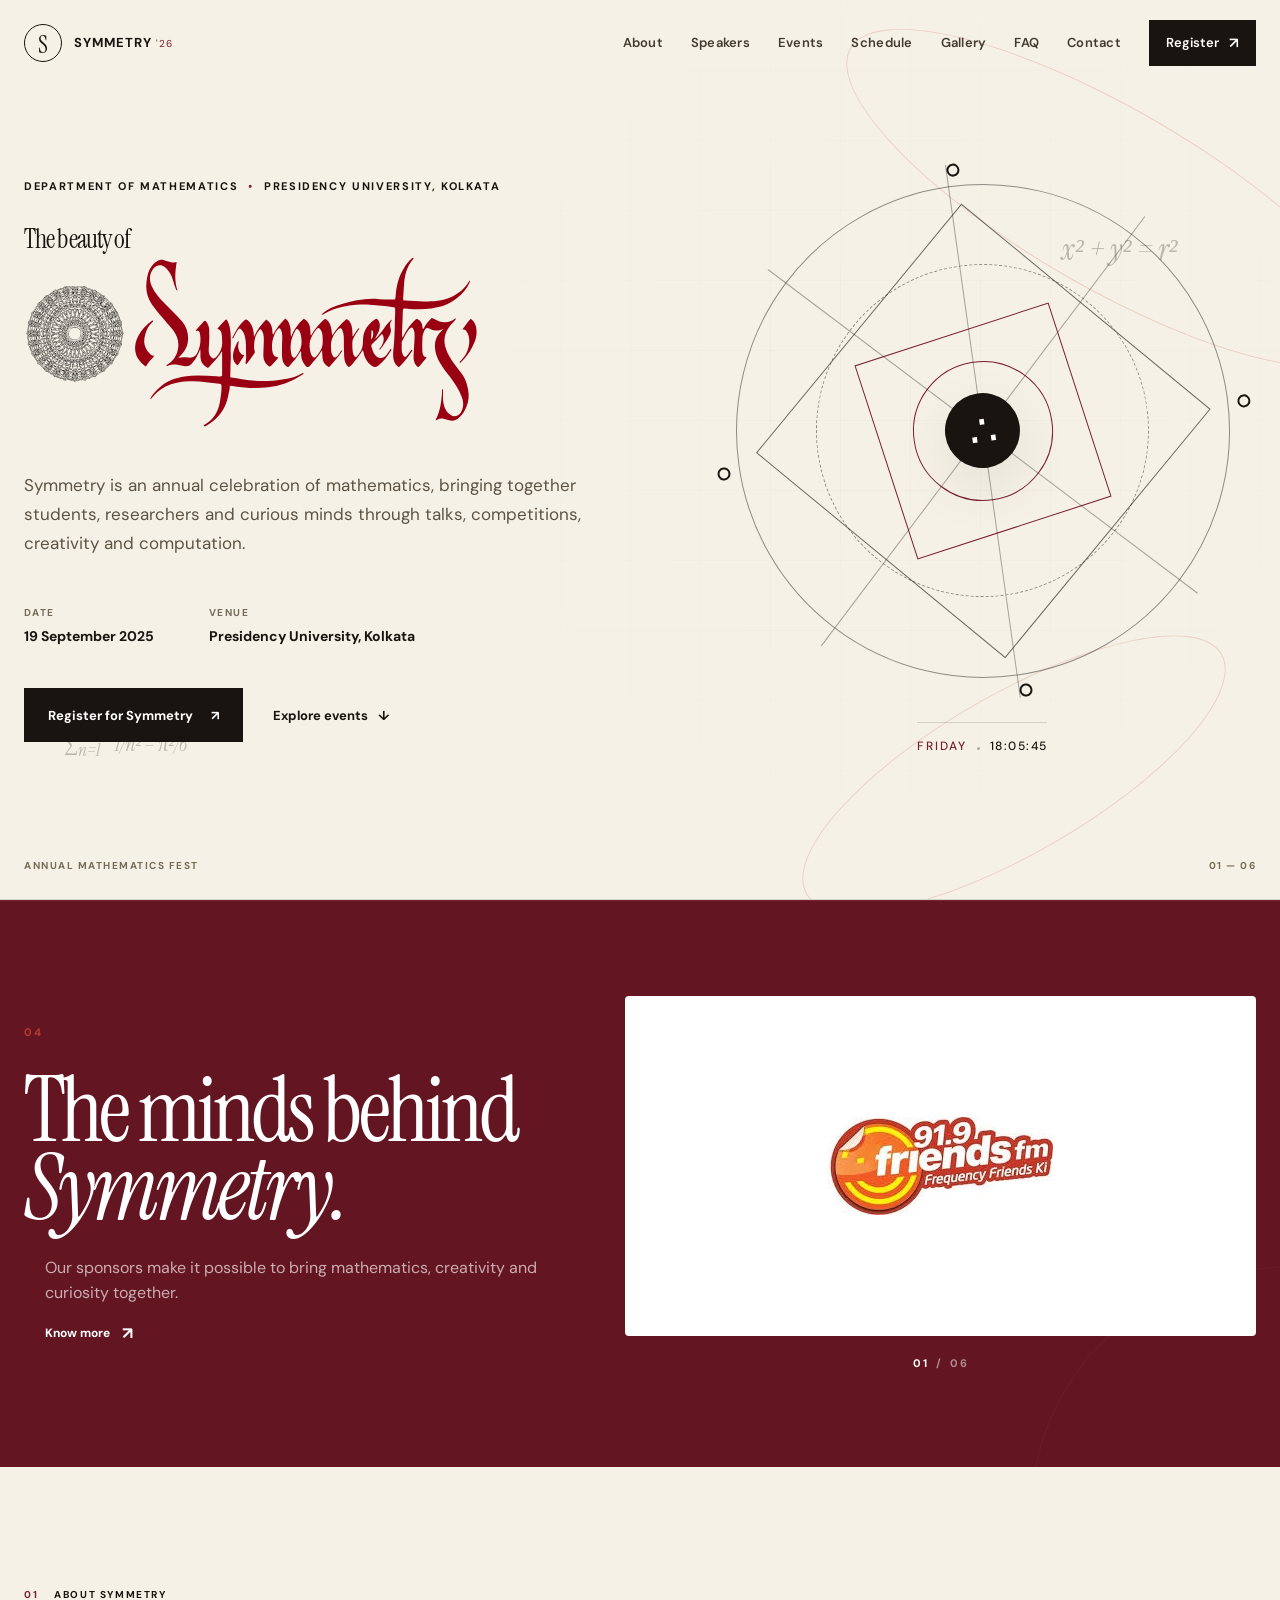
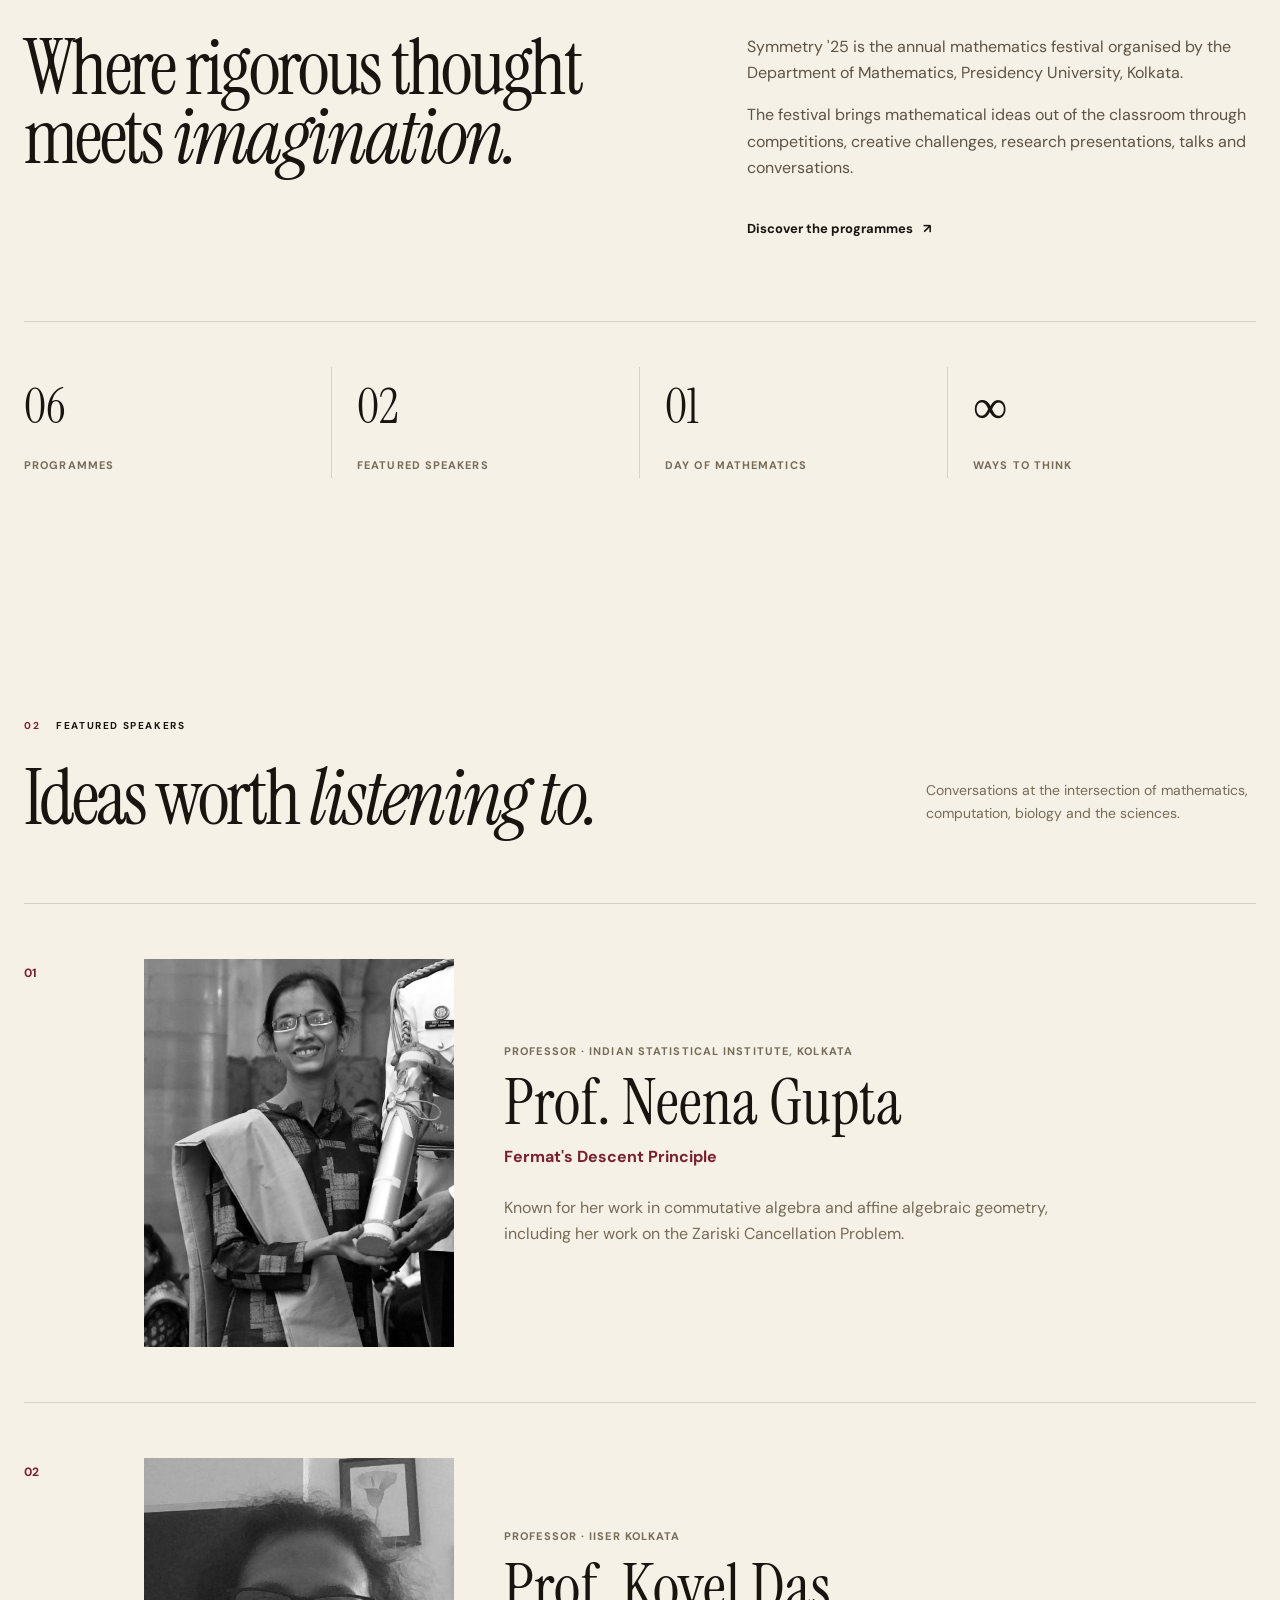
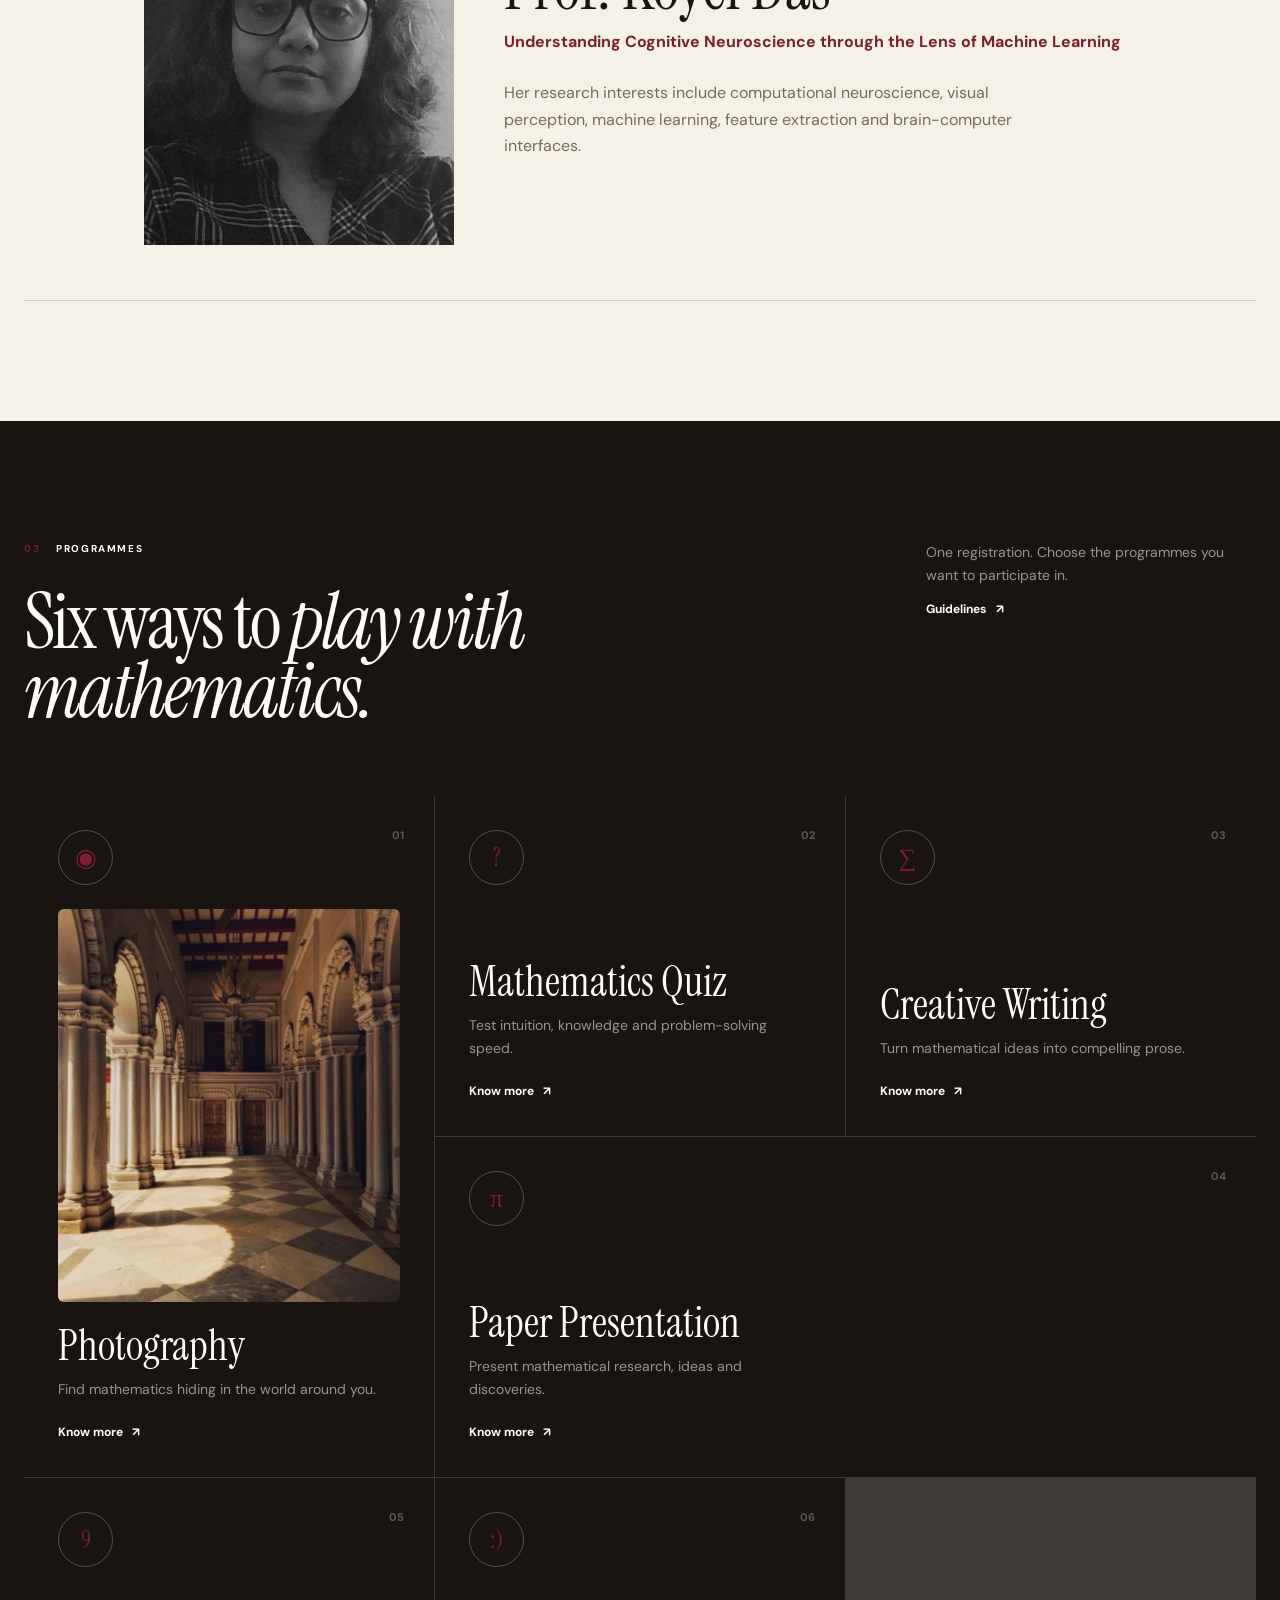
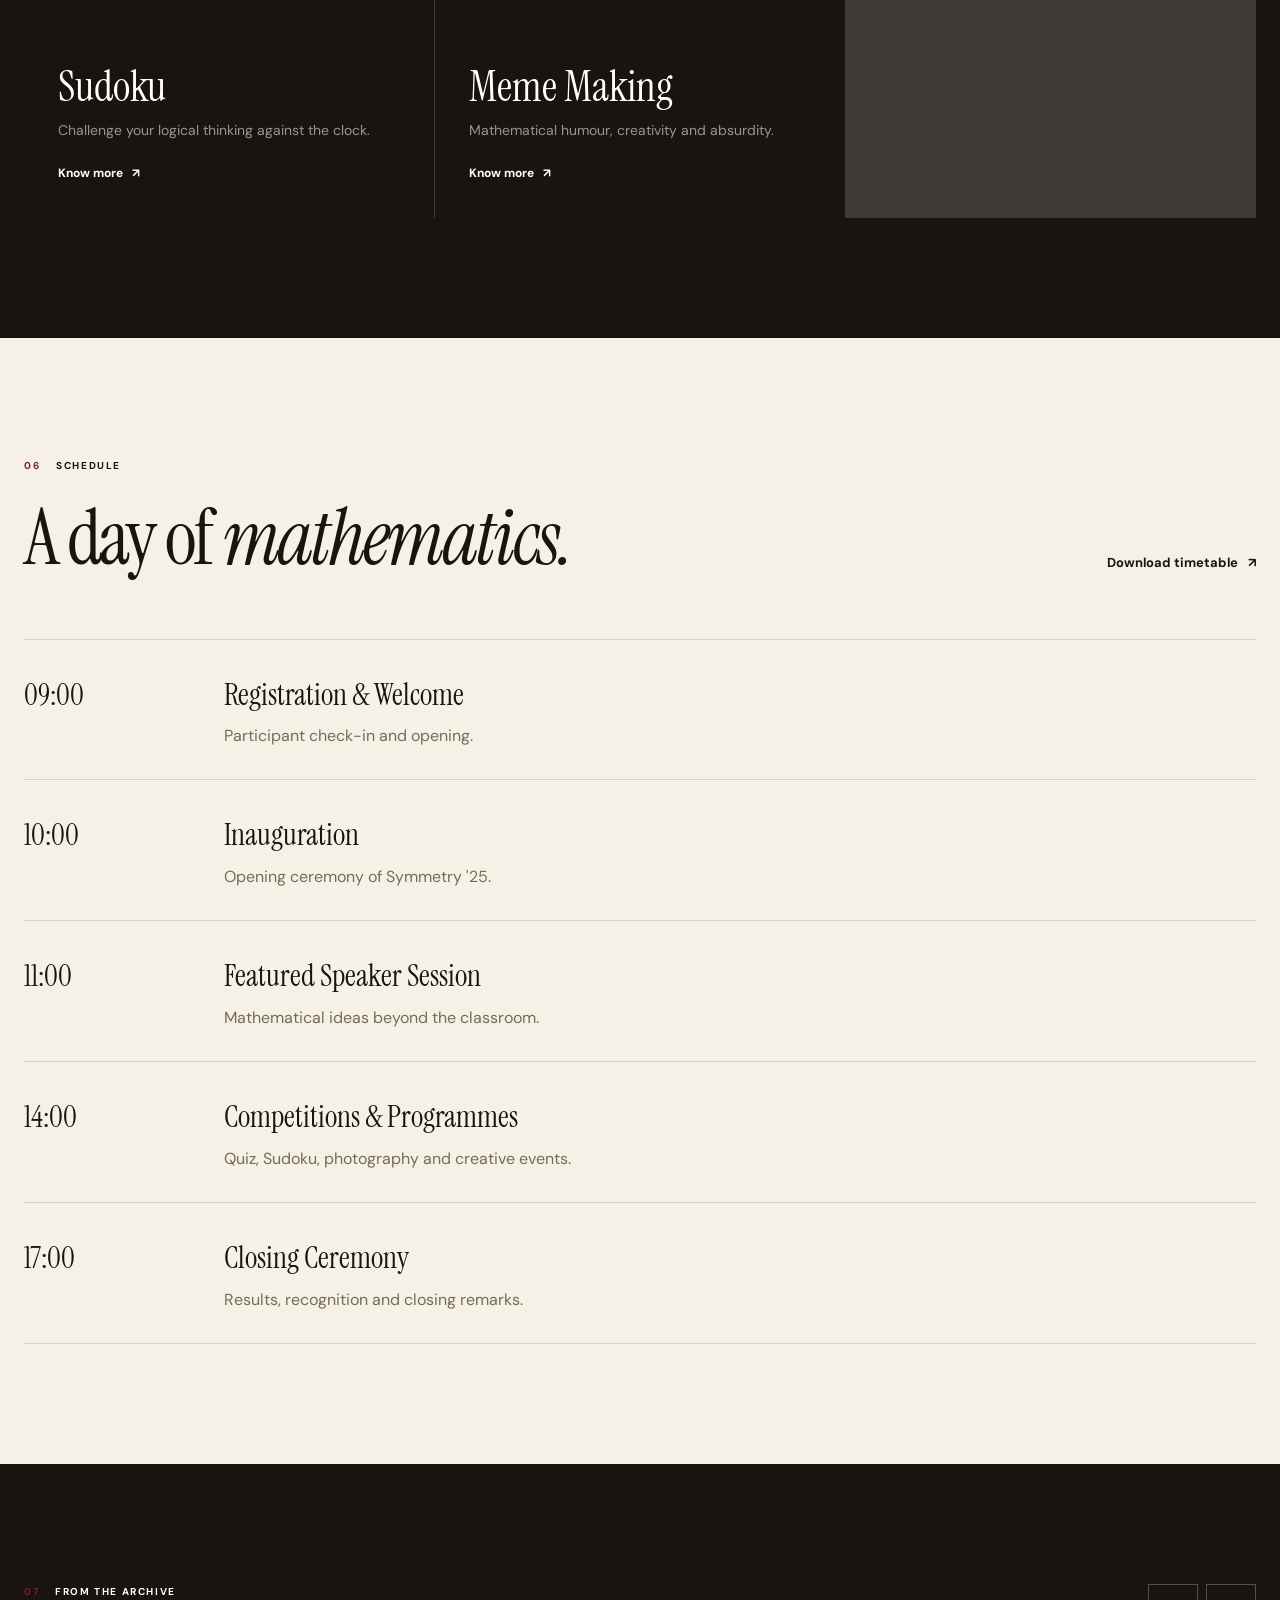
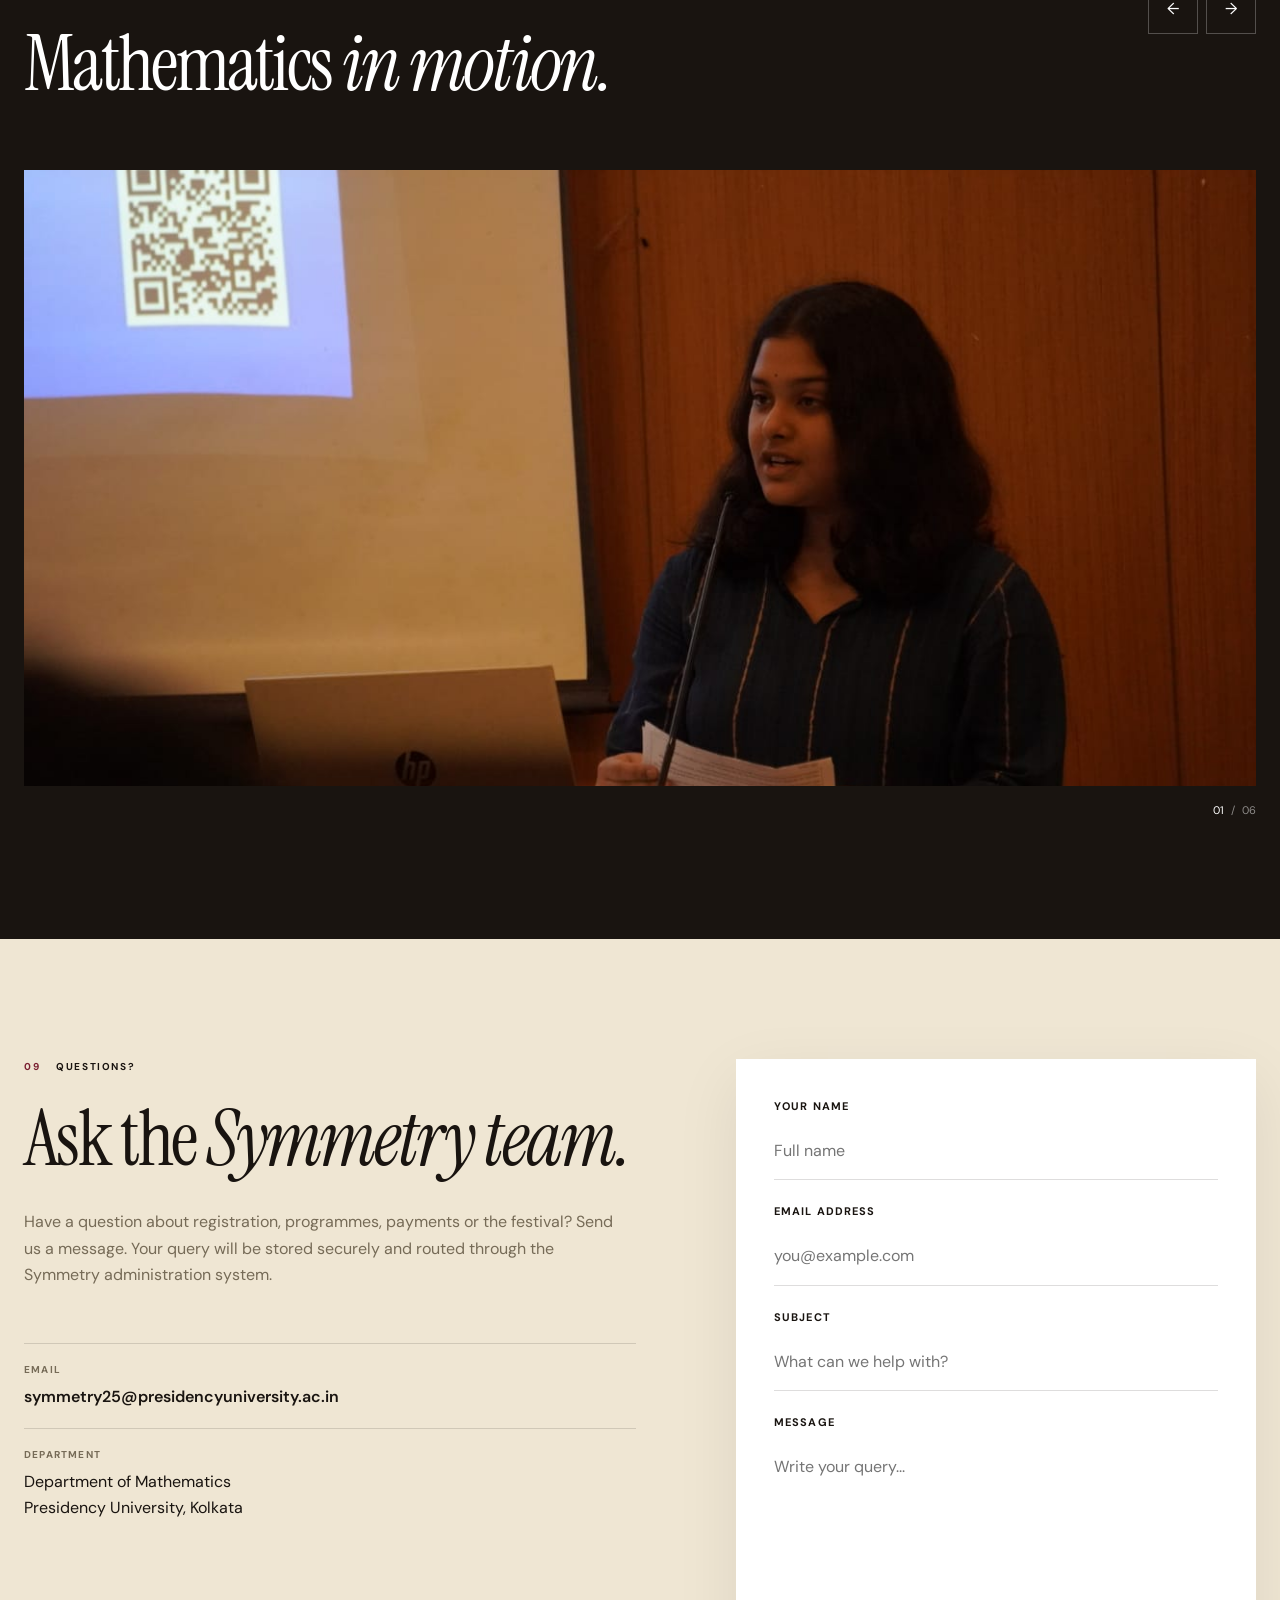
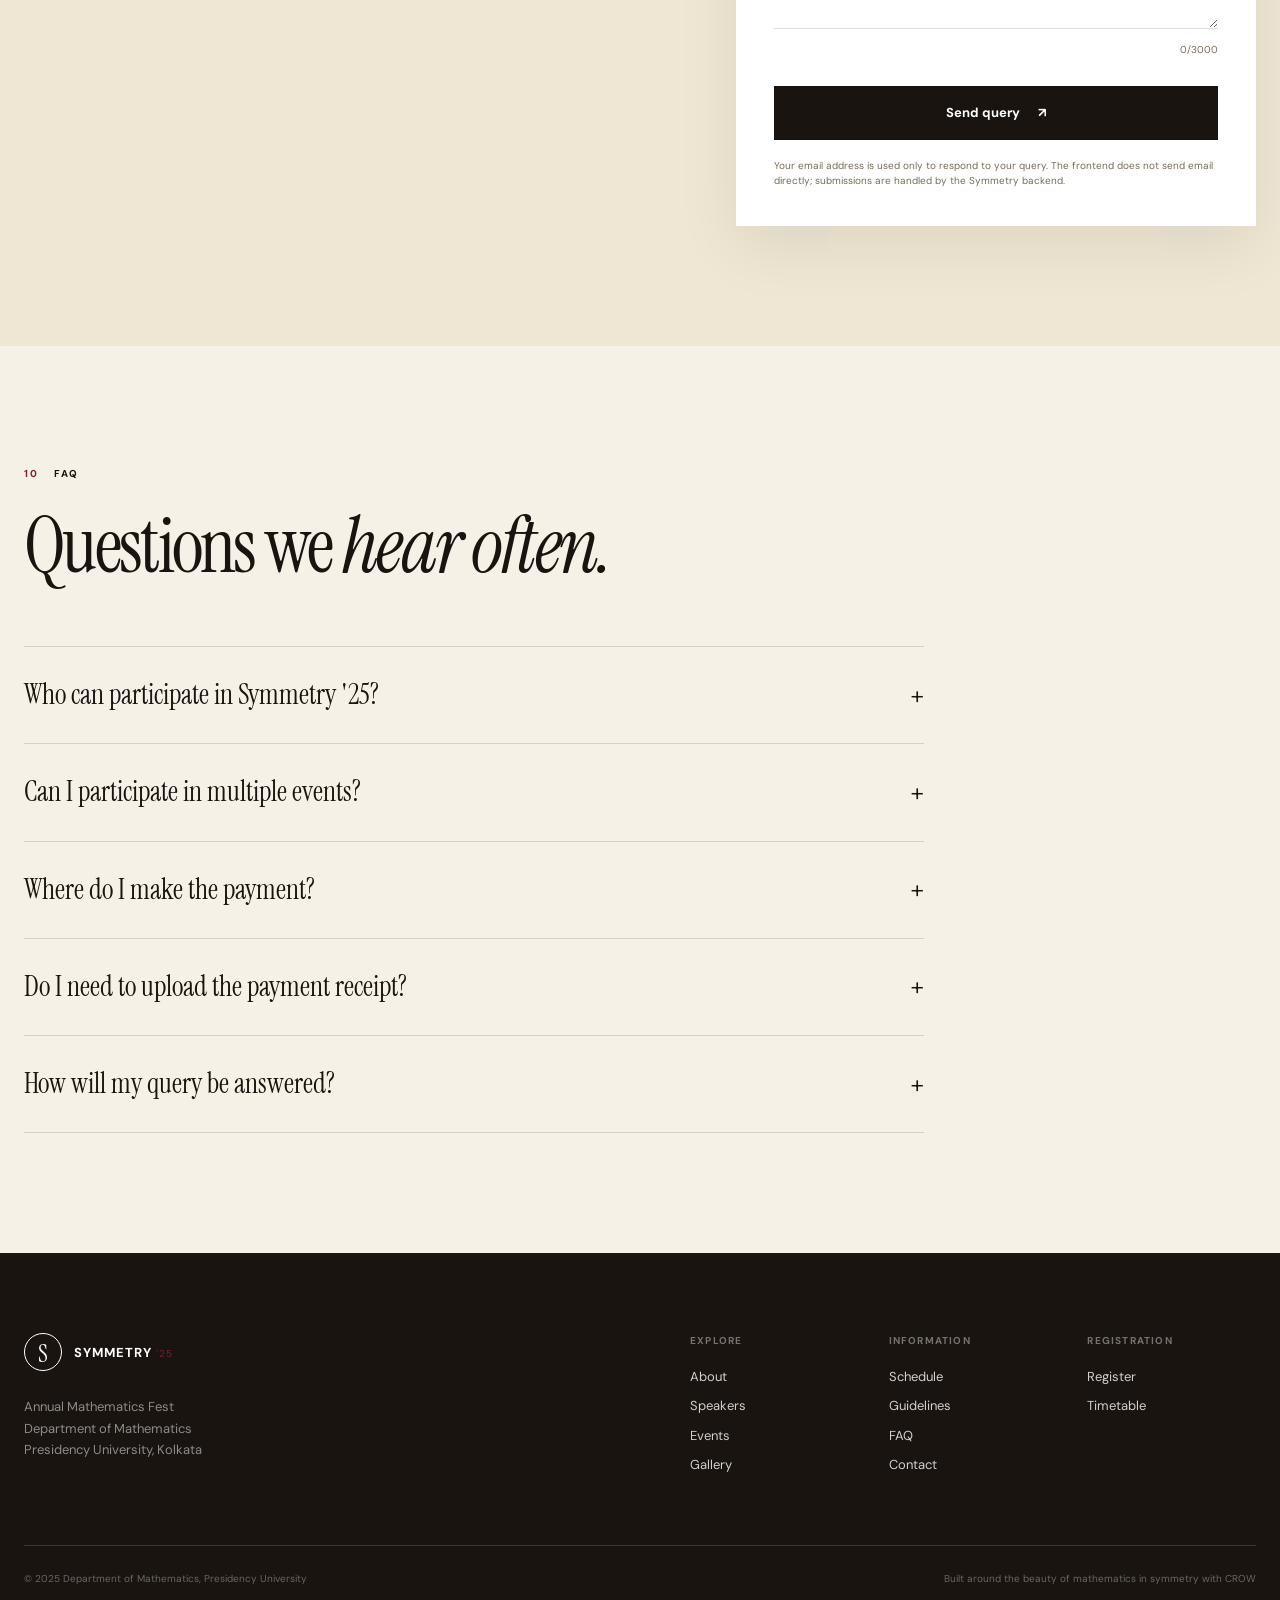
<file: index.html>
<!DOCTYPE html>
<html lang="en">
<head>
    <meta charset="UTF-8">
    <meta name="viewport" content="width=device-width, initial-scale=1.0">

    <title>Symmetry '26 | Annual Mathematics Fest</title>

    <meta name="description"
          content="Symmetry '25 — Annual Mathematics Fest by the Department of Mathematics, Presidency University, Kolkata.">
    <meta name="theme-color" content="#111111">

    <link rel="icon" type="image/jpeg" href="logo.jpg">

    <!-- Fonts -->
    <link rel="preconnect" href="https://fonts.googleapis.com">
    <link rel="preconnect" href="https://fonts.gstatic.com" crossorigin>
    <link href="https://fonts.googleapis.com/css2?family=DM+Sans:wght@400;500;600;700&family=Instrument+Serif:ital@0;1&display=swap" rel="stylesheet">

    <!-- Icons -->
    <link rel="stylesheet"
          href="https://cdnjs.cloudflare.com/ajax/libs/font-awesome/6.5.2/css/all.min.css">

    <link rel="stylesheet" href="styles.css">
</head>

<body>

<!-- =========================================================
     NAVIGATION
========================================================= -->

<header class="site-header" id="siteHeader">
    <nav class="navbar">
        <a href="logo.jpg" class="brand" aria-label="Symmetry home">
            <span class="brand-mark">S</span>
            <span class="brand-text">
                <strong>SYMMETRY</strong>
                <small>'26</small>
            </span>
        </a>

        <button class="nav-toggle"
                id="navToggle"
                aria-label="Open navigation"
                aria-expanded="false">
            <span></span>
            <span></span>
        </button>

        <div class="nav-menu" id="navMenu">
            <a href="#about" class="nav-link">About</a>
            <a href="#speakers" class="nav-link">Speakers</a>
            <a href="#events" class="nav-link">Events</a>
            <a href="#schedule" class="nav-link">Schedule</a>
            <a href="#gallery" class="nav-link">Gallery</a>
            <a href="#faq" class="nav-link">FAQ</a>
            <a href="#contact" class="nav-link">Contact</a>

            <a href="register.html" class="nav-register">
                Register <span>↗</span>
            </a>
        </div>
    </nav>
</header>


<main id="top">

<!-- =========================================================
     HERO
========================================================= -->

<section class="hero">

    <div class="hero-grid"></div>

    <div class="hero-equation equation-one">
        x² + y² = r²
    </div>

    <div class="hero-equation equation-two">
        ∑<sub>n=1</sub><sup>∞</sup> 1/n² = π²/6
    </div>

    <div class="hero-orbit orbit-one"></div>
    <div class="hero-orbit orbit-two"></div>

    <div class="container hero-container">

        <div class="hero-copy">

            <p class="eyebrow">
                Department of Mathematics
                <span>•</span>
                Presidency University, Kolkata
            </p>
            <h1 class="hero-title">

                <span class="hero-title-small">
                    The beauty of
                </span>

                <span class="hero-title-visual">

                    <!-- Rotating geometric graph -->
                    <span class="hero-graph">
                        <img
                            src="pale.svg"
                            alt=""
                        >
                    </span>

                    <!-- Symmetry anagram -->
                    <span class="hero-symmetry">
                        <img
                            src="image.svg"
                            alt="Symmetry"
                        >
                    </span>

                </span>

            </h1>


            <p class="hero-description">
                Symmetry is an annual celebration of mathematics,
                bringing together students, researchers and curious minds
                through talks, competitions, creativity and computation.
            </p>

            <div class="hero-meta">
                <div>
                    <span>Date</span>
                    <strong>19 September 2025</strong>
                </div>

                <div>
                    <span>Venue</span>
                    <strong>Presidency University, Kolkata</strong>
                </div>
            </div>

            <div class="hero-actions">
                <a href="register.html" class="button button-dark">
                    Register for Symmetry
                    <span>↗</span>
                </a>

                <a href="#events" class="text-link">
                    Explore events
                    <span>↓</span>
                </a>
            </div>

        </div>

        <div class="hero-visual" aria-hidden="true">

            <div class="geometry-wrap">

                <div class="geometry">

                    <div class="geometry-circle circle-large"></div>
                    <div class="geometry-circle circle-medium"></div>
                    <div class="geometry-circle circle-small"></div>

                    <div class="geometry-square square-one"></div>
                    <div class="geometry-square square-two"></div>

                    <div class="geometry-node node-1"></div>
                    <div class="geometry-node node-2"></div>
                    <div class="geometry-node node-3"></div>
                    <div class="geometry-node node-4"></div>

                    <div class="geometry-line line-1"></div>
                    <div class="geometry-line line-2"></div>
                    <div class="geometry-line line-3"></div>

                    <div class="geometry-center">
                        <span>∴</span>
                    </div>

                </div>

                <div class="geometry-clock">
                    <span class="geometry-clock-day">Day 001</span>
                    <span class="geometry-clock-divider"></span>
                    <span class="geometry-clock-time">00:00:00</span>
                </div>

            </div>

        </div>

    </div>

    <div class="hero-bottom">
        <span>ANNUAL MATHEMATICS FEST</span>
        <span>01 — 06</span>
    </div>

</section>
<section class="Sponser section" id="Sponsered-by">

    <div class="container">

        <div class="sponsor-layout">

            <!-- =================================================
                 HEADING + DESCRIPTION (stacked)
            ================================================== -->

            <div class="sponsor-text">

                <div class="section-kicker">
                    <span>SPONSORED BY</span>
                </div>

                <h2 class="section-title">
                    The minds behind
                    <em>Symmetry.</em>
                </h2>

                <p class="section-side-note">
                    <br>Our sponsors make it possible to bring
                    mathematics, creativity and curiosity
                    together.<br>
                    <a href="sponsors.html" class="sponsor-more">
                       Know more
                    <span>↗</span>
                </a>
                </p>

            </div>


            <!-- =================================================
                 SPONSOR SLIDESHOW — ONE AT A TIME
            ================================================== -->

            <div class="sponsor-showcase">

                <div class="sponsor-grid" id="sponsorGrid">

                    <div class="sponsor">
                        <img src="sponser1.jpg" alt="Sponsor 1">
                    </div>

                    <div class="sponsor">
                        <img src="sponser2.png" alt="Sponsor 2">
                    </div>

                    <div class="sponsor">
                        <img src="sponser3.jpeg" alt="Sponsor 3">
                    </div>

                    <div class="sponsor">
                        <img src="sponser4.jpg" alt="Sponsor 4">
                    </div>

                    <div class="sponsor">
                        <img src="sponser5.jpg" alt="Sponsor 5">
                    </div>

                    <div class="sponsor">
                        <img src="sponser6.jpg" alt="Sponsor 6">
                    </div>

                </div>

                <div class="sponsor-counter">
                    <span id="sponsorCurrent">01</span>
                    <span>/</span>
                    <span id="sponsorTotal">06</span>
                </div>

            </div>

        </div>

    </div>

</section>
<!-- =========================================================
     INTRODUCTION
========================================================= -->

<section class="intro section" id="about">

    <div class="container">

        <div class="section-kicker">
            <span>01</span>
            <span>ABOUT SYMMETRY</span>
        </div>

        <div class="intro-grid">

            <h2>
                Where rigorous thought
                meets <em>imagination.</em>
            </h2>

            <div class="intro-copy">
                <p>
                    Symmetry '25 is the annual mathematics festival
                    organised by the Department of Mathematics,
                    Presidency University, Kolkata.
                </p>

                <p>
                    The festival brings mathematical ideas out of the
                    classroom through competitions, creative challenges,
                    research presentations, talks and conversations.
                </p>

                <a href="#events" class="arrow-link">
                    Discover the programmes
                    <span>↗</span>
                </a>
            </div>

        </div>

        <div class="intro-stats">

            <div class="stat">
                <strong>06</strong>
                <span>Programmes</span>
            </div>

            <div class="stat">
                <strong>02</strong>
                <span>Featured speakers</span>
            </div>

            <div class="stat">
                <strong>01</strong>
                <span>Day of mathematics</span>
            </div>

            <div class="stat">
                <strong>∞</strong>
                <span>Ways to think</span>
            </div>

        </div>

    </div>

</section>


<!-- =========================================================
     SPEAKERS
========================================================= -->

<section class="speakers section" id="speakers">

    <div class="container">

        <div class="section-heading-row">

            <div>
                <div class="section-kicker">
                    <span>02</span>
                    <span>FEATURED SPEAKERS</span>
                </div>

                <h2 class="section-title">
                    Ideas worth
                    <em>listening to.</em>
                </h2>
            </div>

            <p class="section-side-note">
                Conversations at the intersection of mathematics,
                computation, biology and the sciences.
            </p>

        </div>


        <div class="speaker-list">

            <article class="speaker">

                <div class="speaker-number">01</div>

                <div class="speaker-image">
                    <img src="speaker2.jpg"
                         alt="Prof. Neena Gupta"
                         loading="lazy">
                </div>

                <div class="speaker-content">

                    <p class="speaker-role">
                        Professor · Indian Statistical Institute, Kolkata
                    </p>

                    <h3>Prof. Neena Gupta</h3>

                    <p class="speaker-talk">
                        Fermat's Descent Principle
                    </p>

                    <p>
                        Known for her work in commutative algebra and
                        affine algebraic geometry, including her work
                        on the Zariski Cancellation Problem.
                    </p>

                </div>

            </article>


            <article class="speaker">

                <div class="speaker-number">02</div>

                <div class="speaker-image">
                    <img src="speaker1.jpg"
                         alt="Prof. Koyel Das"
                         loading="lazy">
                </div>

                <div class="speaker-content">

                    <p class="speaker-role">
                        Professor · IISER Kolkata
                    </p>

                    <h3>Prof. Koyel Das</h3>

                    <p class="speaker-talk">
                        Understanding Cognitive Neuroscience
                        through the Lens of Machine Learning
                    </p>

                    <p>
                        Her research interests include computational
                        neuroscience, visual perception, machine learning,
                        feature extraction and brain-computer interfaces.
                    </p>

                </div>

            </article>

        </div>

    </div>

</section>

<!-- =========================================================
     EVENTS
========================================================= -->

<section class="events section section-dark" id="events">

    <div class="container">

        <div class="section-heading-row light">

            <div>
                <div class="section-kicker">
                    <span>03</span>
                    <span>PROGRAMMES</span>
                </div>

                <h2 class="section-title">
                    Six ways to
                    <em>play with mathematics.</em>
                </h2>
            </div>


            <div class="section-heading-actions">

                <p class="section-side-note">
                    One registration. Choose the programmes
                    you want to participate in.
                </p>

                <!-- GUIDELINES LINK -->
                <a href="event.html#guidelines" class="section-action-link">
                    Guidelines
                    <span>↗</span>
                </a>

            </div>

        </div>


        <div class="event-grid">


            <!-- =================================================
                 01 — PHOTOGRAPHY
            ================================================== -->

            <article class="event-card event-large">

                <span class="event-index">01</span>

                <div class="event-icon">◉</div>

                <div class="event-photo-slideshow">

                    <img
                        src="image1.jpeg"
                        alt="Photography entry 1"
                        class="is-active"
                    >

                    <img
                        src="image2.jpeg"
                        alt="Photography entry 2"
                    >

                    <img
                        src="image3.jpeg"
                        alt="Photography entry 3"
                    >

                </div>

                <h3>Photography</h3>

                <p>
                    Find mathematics hiding in the world around you.
                </p>

                <a href="event.html#photography">
                    Know more
                    <span>↗</span>
                </a>

            </article>


            <!-- =================================================
                 02 — MATHEMATICS QUIZ
            ================================================== -->

            <article class="event-card">

                <span class="event-index">02</span>

                <div class="event-icon">?</div>

                <h3>Mathematics Quiz</h3>

                <p>
                    Test intuition, knowledge and problem-solving speed.
                </p>

                <a href="event.html#mathematics-quiz">
                    Know more
                    <span>↗</span>
                </a>

            </article>


            <!-- =================================================
                 03 — CREATIVE WRITING
            ================================================== -->

            <article class="event-card">

                <span class="event-index">03</span>

                <div class="event-icon">∑</div>

                <h3>Creative Writing</h3>

                <p>
                    Turn mathematical ideas into compelling prose.
                </p>

                <a href="event.html#creative-writing">
                    Know more
                    <span>↗</span>
                </a>

            </article>


            <!-- =================================================
                 04 — PAPER PRESENTATION
            ================================================== -->

            <article class="event-card event-wide">

                <span class="event-index">04</span>

                <div class="event-icon">π</div>

                <h3>Paper Presentation</h3>

                <p>
                    Present mathematical research, ideas and discoveries.
                </p>

                <a href="event.html#paper-presentation">
                    Know more
                    <span>↗</span>
                </a>

            </article>


            <!-- =================================================
                 05 — SUDOKU
            ================================================== -->

            <article class="event-card">

                <span class="event-index">05</span>

                <div class="event-icon">9</div>

                <h3>Sudoku</h3>

                <p>
                    Challenge your logical thinking against the clock.
                </p>

                <a href="event.html#sudoku">
                    Know more
                    <span>↗</span>
                </a>

            </article>


            <!-- =================================================
                 06 — MEME MAKING
            ================================================== -->

            <article class="event-card">

                <span class="event-index">06</span>

                <div class="event-icon">:)</div>

                <h3>Meme Making</h3>

                <p>
                    Mathematical humour, creativity and absurdity.
                </p>

                <a href="event.html#meme-making">
                    Know more
                    <span>↗</span>
                </a>

            </article>


        </div>

    </div>

</section>

<!-- =========================================================
     GUIDELINES
========================================================= 

<section class="guidelines section" id="guidelines">

    <div class="container">

        <div class="section-kicker">
            <span>04</span>
            <span>EVENT GUIDELINES</span>
        </div>

        <div class="guidelines-header">

            <h2 class="section-title">
                Read before
                <em>you register.</em>
            </h2>

            <p>
                The website can load these documents directly from
                the Symmetry content repository. Once the Google Drive
                integration is connected, these links can be maintained
                without changing the HTML.
            </p>

        </div>


        <div class="guideline-list">

            <a class="guideline-row"
               data-drive-file="photography-guidelines"
               href="photography_guidlines.pdf"
               target="_blank"
               rel="noopener">
                <span>01</span>
                <strong>Photography</strong>
                <span>View PDF ↗</span>
            </a>

            <a class="guideline-row"
               data-drive-file="quiz-guidelines"
               href="quiz_guidlines.pdf"
               target="_blank"
               rel="noopener">
                <span>02</span>
                <strong>Mathematics Quiz</strong>
                <span>View PDF ↗</span>
            </a>

            <a class="guideline-row"
               data-drive-file="creative-writing-guidelines"
               href="creative_writing_guidlines.pdf"
               target="_blank"
               rel="noopener">
                <span>03</span>
                <strong>Creative Writing</strong>
                <span>View PDF ↗</span>
            </a>

            <a class="guideline-row"
               data-drive-file="paper-presentation-guidelines"
               href="paper_presentation_guidlines.pdf"
               target="_blank"
               rel="noopener">
                <span>04</span>
                <strong>Paper Presentation</strong>
                <span>View PDF ↗</span>
            </a>

            <a class="guideline-row"
               data-drive-file="sudoku-guidelines"
               href="sudoku_guidlines.pdf"
               target="_blank"
               rel="noopener">
                <span>05</span>
                <strong>Sudoku</strong>
                <span>View PDF ↗</span>
            </a>

            <a class="guideline-row"
               data-drive-file="meme-guidelines"
               href="meme_making_guidlines.pdf"
               target="_blank"
               rel="noopener">
                <span>06</span>
                <strong>Meme Making</strong>
                <span>View PDF ↗</span>
            </a>

        </div>

    </div>

</section>-->
 



<!-- =========================================================
     SCHEDULE
========================================================= -->

<section class="schedule section" id="schedule">

    <div class="container">

        <div class="section-kicker">
            <span>06</span>
            <span>SCHEDULE</span>
        </div>

        <div class="schedule-header">

            <h2 class="section-title">
                A day of
                <em>mathematics.</em>
            </h2>

            <a href="timetable.pdf"
               target="_blank"
               rel="noopener"
               class="arrow-link">
                Download timetable
                <span>↗</span>
            </a>

        </div>


        <div class="timeline">

            <div class="timeline-row">
                <time>09:00</time>
                <div>
                    <h3>Registration & Welcome</h3>
                    <p>Participant check-in and opening.</p>
                </div>
            </div>

            <div class="timeline-row">
                <time>10:00</time>
                <div>
                    <h3>Inauguration</h3>
                    <p>Opening ceremony of Symmetry '25.</p>
                </div>
            </div>

            <div class="timeline-row">
                <time>11:00</time>
                <div>
                    <h3>Featured Speaker Session</h3>
                    <p>Mathematical ideas beyond the classroom.</p>
                </div>
            </div>

            <div class="timeline-row">
                <time>14:00</time>
                <div>
                    <h3>Competitions & Programmes</h3>
                    <p>Quiz, Sudoku, photography and creative events.</p>
                </div>
            </div>

            <div class="timeline-row">
                <time>17:00</time>
                <div>
                    <h3>Closing Ceremony</h3>
                    <p>Results, recognition and closing remarks.</p>
                </div>
            </div>

        </div>

    </div>

</section>


<!-- =========================================================
     GALLERY
========================================================= -->

<section class="gallery section section-dark" id="gallery">

    <div class="container">

        <div class="section-heading-row light">

            <div>
                <div class="section-kicker">
                    <span>07</span>
                    <span>FROM THE ARCHIVE</span>
                </div>

                <h2 class="section-title">
                    Mathematics
                    <em>in motion.</em>
                </h2>
            </div>

            <div class="gallery-controls">

                <button id="galleryPrev"
                        class="gallery-control"
                        aria-label="Previous image">
                    ←
                </button>

                <button id="galleryNext"
                        class="gallery-control"
                        aria-label="Next image">
                    →
                </button>

            </div>

        </div>
        <!-- class="gallery-slide active" -->

        <div class="gallery-stage">

            <div class="gallery-track" id="galleryTrack">

                <div class="gallery-slide active">
                    <img src="PCM1.jpg" alt="gallery">
                </div>

                <div class="gallery-slide">
                    <img src="presig2.jpg" alt="Sponsor 2">
                </div>

                <div class="gallery-slide">
                    <img src="semi1.jpg" alt="Sponsor 3">
                </div>

                <div class="gallery-slide">
                    <img src="smei4.jpg" alt="Sponsor 4">
                </div>

                <div class="gallery-slide">
                    <img src="semi2.jpg" alt="Sponsor 5">
                </div>

                <div class="gallery-slide">
                    <img src="semi3.jpg" alt="Sponsor 6">
                </div>
            </div>

        </div>


        <div class="gallery-counter">
            <span id="galleryCurrent">01</span>
            <span>/</span>
            <span id="galleryTotal">07</span>
        </div>

    </div>

</section>



<!-- =========================================================
     CONTACT / QUERY
========================================================= -->

<section class="contact section section-soft" id="contact">

    <div class="container contact-grid">

        <div>

            <div class="section-kicker">
                <span>09</span>
                <span>QUESTIONS?</span>
            </div>

            <h2 class="section-title">
                Ask the
                <em>Symmetry team.</em>
            </h2>

            <p class="contact-intro">
                Have a question about registration, programmes,
                payments or the festival? Send us a message.
                Your query will be stored securely and routed
                through the Symmetry administration system.
            </p>

            <div class="contact-details">

                <div>
                    <span>Email</span>
                    <a href="mailto:symmetry25@presidencyuniversity.ac.in">
                        symmetry25@presidencyuniversity.ac.in
                    </a>
                </div>

                <div>
                    <span>Department</span>
                    <p>
                        Department of Mathematics<br>
                        Presidency University, Kolkata
                    </p>
                </div>

            </div>

        </div>


        <div class="query-card">

            <form id="contactForm"
                  autocomplete="on"
                  novalidate>

                <div id="formMessage"
                     class="form-message"
                     role="status"
                     aria-live="polite"></div>

                <div class="form-field">

                    <label for="name">Your name</label>

                    <input type="text"
                           id="name"
                           name="name"
                           placeholder="Full name"
                           required
                           maxlength="100">

                </div>


                <div class="form-field">

                    <label for="email">Email address</label>

                    <input type="email"
                           id="email"
                           name="email"
                           placeholder="you@example.com"
                           required
                           maxlength="160">

                </div>


                <div class="form-field">

                    <label for="subject">Subject</label>

                    <input type="text"
                           id="subject"
                           name="subject"
                           placeholder="What can we help with?"
                           required
                           maxlength="160">

                </div>


                <div class="form-field">

                    <label for="message">Message</label>

                    <textarea id="message"
                              name="message"
                              rows="6"
                              placeholder="Write your query..."
                              required
                              maxlength="3000"></textarea>

                    <small>
                        <span id="messageCount">0</span>/3000
                    </small>

                </div>


                <button type="submit"
                        class="button button-dark full-width"
                        id="querySubmit">
                    Send query
                    <span>↗</span>
                </button>

                <p class="privacy-note">
                    Your email address is used only to respond to your
                    query. The frontend does not send email directly;
                    submissions are handled by the Symmetry backend.
                </p>

            </form>

        </div>

    </div>

</section>


<!-- =========================================================
     FAQ
========================================================= -->

<section class="faq section" id="faq">

    <div class="container">

        <div class="section-kicker">
            <span>10</span>
            <span>FAQ</span>
        </div>

        <h2 class="section-title">
            Questions we
            <em>hear often.</em>
        </h2>


        <div class="faq-list">

            <article class="faq-item">

                <button class="faq-question"
                        aria-expanded="false">
                    <span>Who can participate in Symmetry '25?</span>
                    <span>+</span>
                </button>

                <div class="faq-answer">
                    <p>
                        Students from colleges and universities may
                        participate. Individual programmes may have
                        additional eligibility requirements.
                    </p>
                </div>

            </article>


            <article class="faq-item">

                <button class="faq-question"
                        aria-expanded="false">
                    <span>Can I participate in multiple events?</span>
                    <span>+</span>
                </button>

                <div class="faq-answer">
                    <p>
                        Yes. The new registration system is designed
                        around one registration form where participants
                        can select multiple programmes.
                    </p>
                </div>

            </article>


            <article class="faq-item">

                <button class="faq-question"
                        aria-expanded="false">
                    <span>Where do I make the payment?</span>
                    <span>+</span>
                </button>

                <div class="faq-answer">
                    <p>
                        Payment must be made through the official
                        university SBI payment portal. The Symmetry
                        website does not collect payments directly.
                    </p>
                </div>

            </article>


            <article class="faq-item">

                <button class="faq-question"
                        aria-expanded="false">
                    <span>Do I need to upload the payment receipt?</span>
                    <span>+</span>
                </button>

                <div class="faq-answer">
                    <p>
                        Yes. The final registration form will require
                        the payment receipt before the registration
                        can be submitted.
                    </p>
                </div>

            </article>


            <article class="faq-item">

                <button class="faq-question"
                        aria-expanded="false">
                    <span>How will my query be answered?</span>
                    <span>+</span>
                </button>

                <div class="faq-answer">
                    <p>
                        Queries will be stored in the Symmetry
                        administration system. An authorised team
                        member can respond from the admin panel and
                        the response will be sent to your registered
                        email address.
                    </p>
                </div>

            </article>

        </div>

    </div>

</section>


</main>


<!-- =========================================================
     FOOTER
========================================================= -->

<footer class="footer">

    <div class="container footer-top">

        <div class="footer-brand">

            <div class="brand footer-logo">
                <span class="brand-mark">S</span>
                <span class="brand-text">
                    <strong>SYMMETRY</strong>
                    <small>'25</small>
                </span>
            </div>

            <p>
                Annual Mathematics Fest
                <br>
                Department of Mathematics
                <br>
                Presidency University, Kolkata
            </p>

        </div>


        <div class="footer-links">

            <div>
                <span>Explore</span>
                <a href="#about">About</a>
                <a href="#speakers">Speakers</a>
                <a href="#events">Events</a>
                <a href="#gallery">Gallery</a>
            </div>

            <div>
                <span>Information</span>
                <a href="#schedule">Schedule</a>
                <a href="#guidelines">Guidelines</a>
                <a href="#faq">FAQ</a>
                <a href="#contact">Contact</a>
            </div>

            <div>
                <span>Registration</span>
                <a href="#registration">Register</a>
                <a href="timetable.pdf" target="_blank" rel="noopener">
                    Timetable
                </a>
            </div>

        </div>

    </div>


    <div class="container footer-bottom">

        <span>
            © 2025 Department of Mathematics, Presidency University
        </span>

        <span>
            Built around the beauty of mathematics in symmetry with CROW
        </span>

    </div>

</footer>


<!-- =========================================================
     CONFIG
========================================================= -->

<script>
    /*
     * Frontend configuration.
     *
     * IMPORTANT:
     * Do NOT put Google service-account credentials,
     * database passwords, private API keys or admin secrets here.
     *
     * These values are public configuration only.
     */

    window.SYMMETRY_CONFIG = {

        /*
         * Backend API.
         *
         * Replace this once the backend is deployed.
         */
        API_BASE_URL: "",

        /*
         * Official university SBI payment portal.
         */
        SBI_PAYMENT_URL:
            "YOUR_OFFICIAL_SBI_PAYMENT_PORTAL_URL",

        /*
         * Google Drive content configuration.
         *
         * This is intentionally empty for now.
         * We will populate it after the Drive structure
         * and sharing permissions are finalised.
         */
        DRIVE: {
            ENABLED: false,

            /*
             * Public folder ID / API endpoint should eventually
             * be handled by the backend rather than exposing
             * private credentials in this file.
             */
            ASSET_ENDPOINT: ""
        },

        ANALYTICS: {
            ENABLED: true
        }

    };
</script>

<script src="script.js" defer></script>

</body>
</html>
</file>
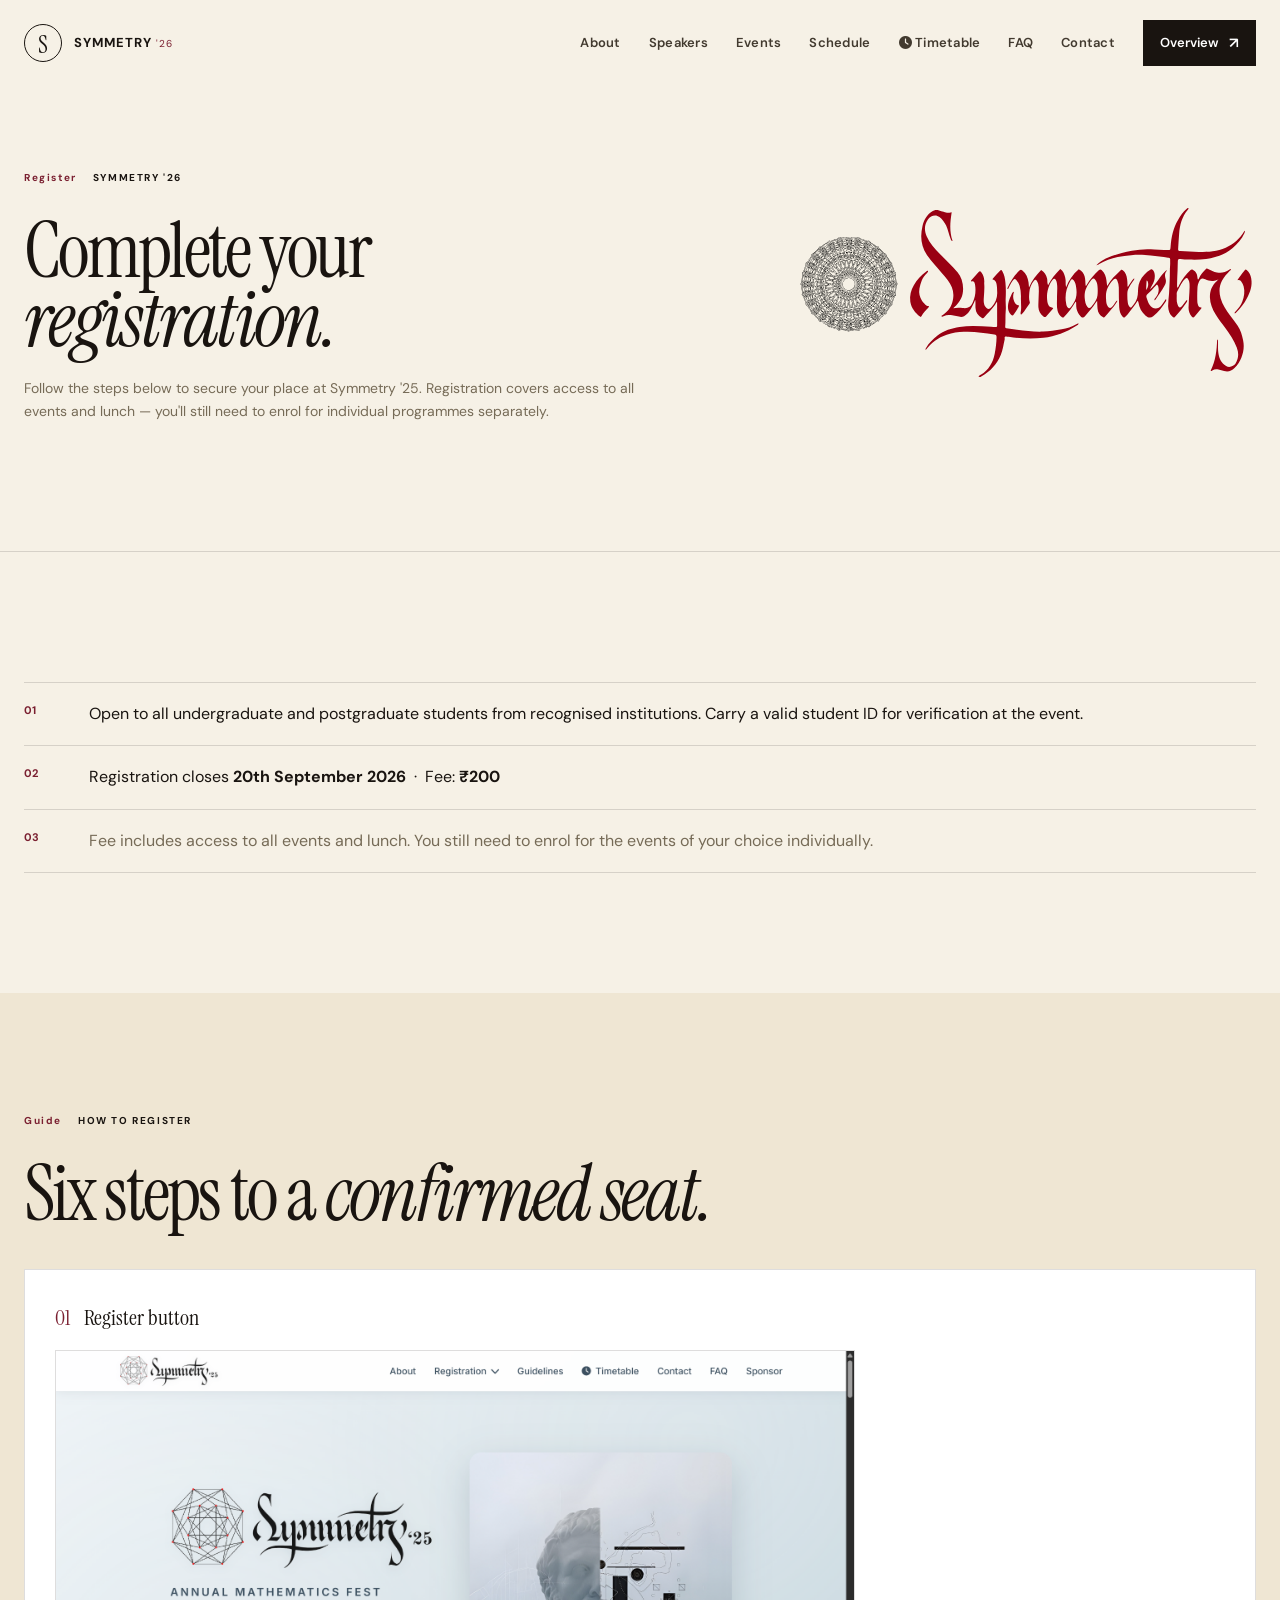
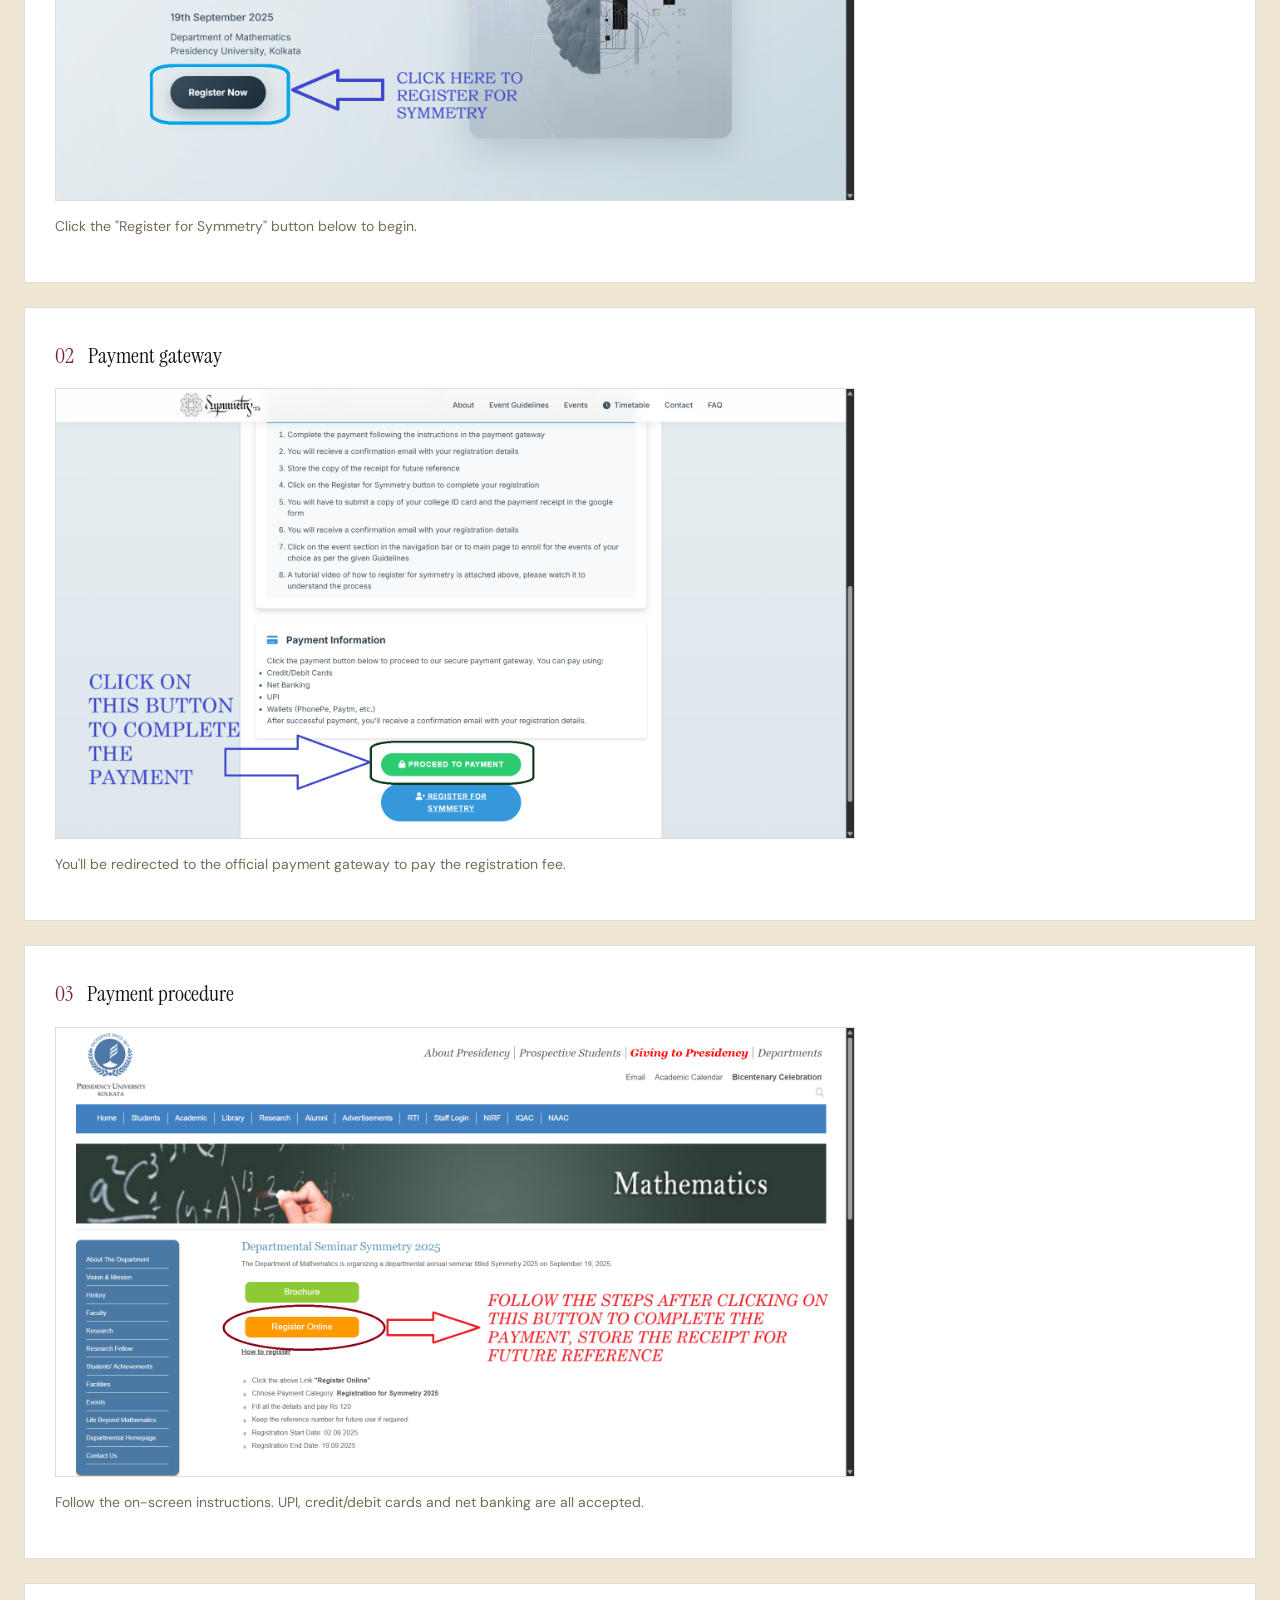
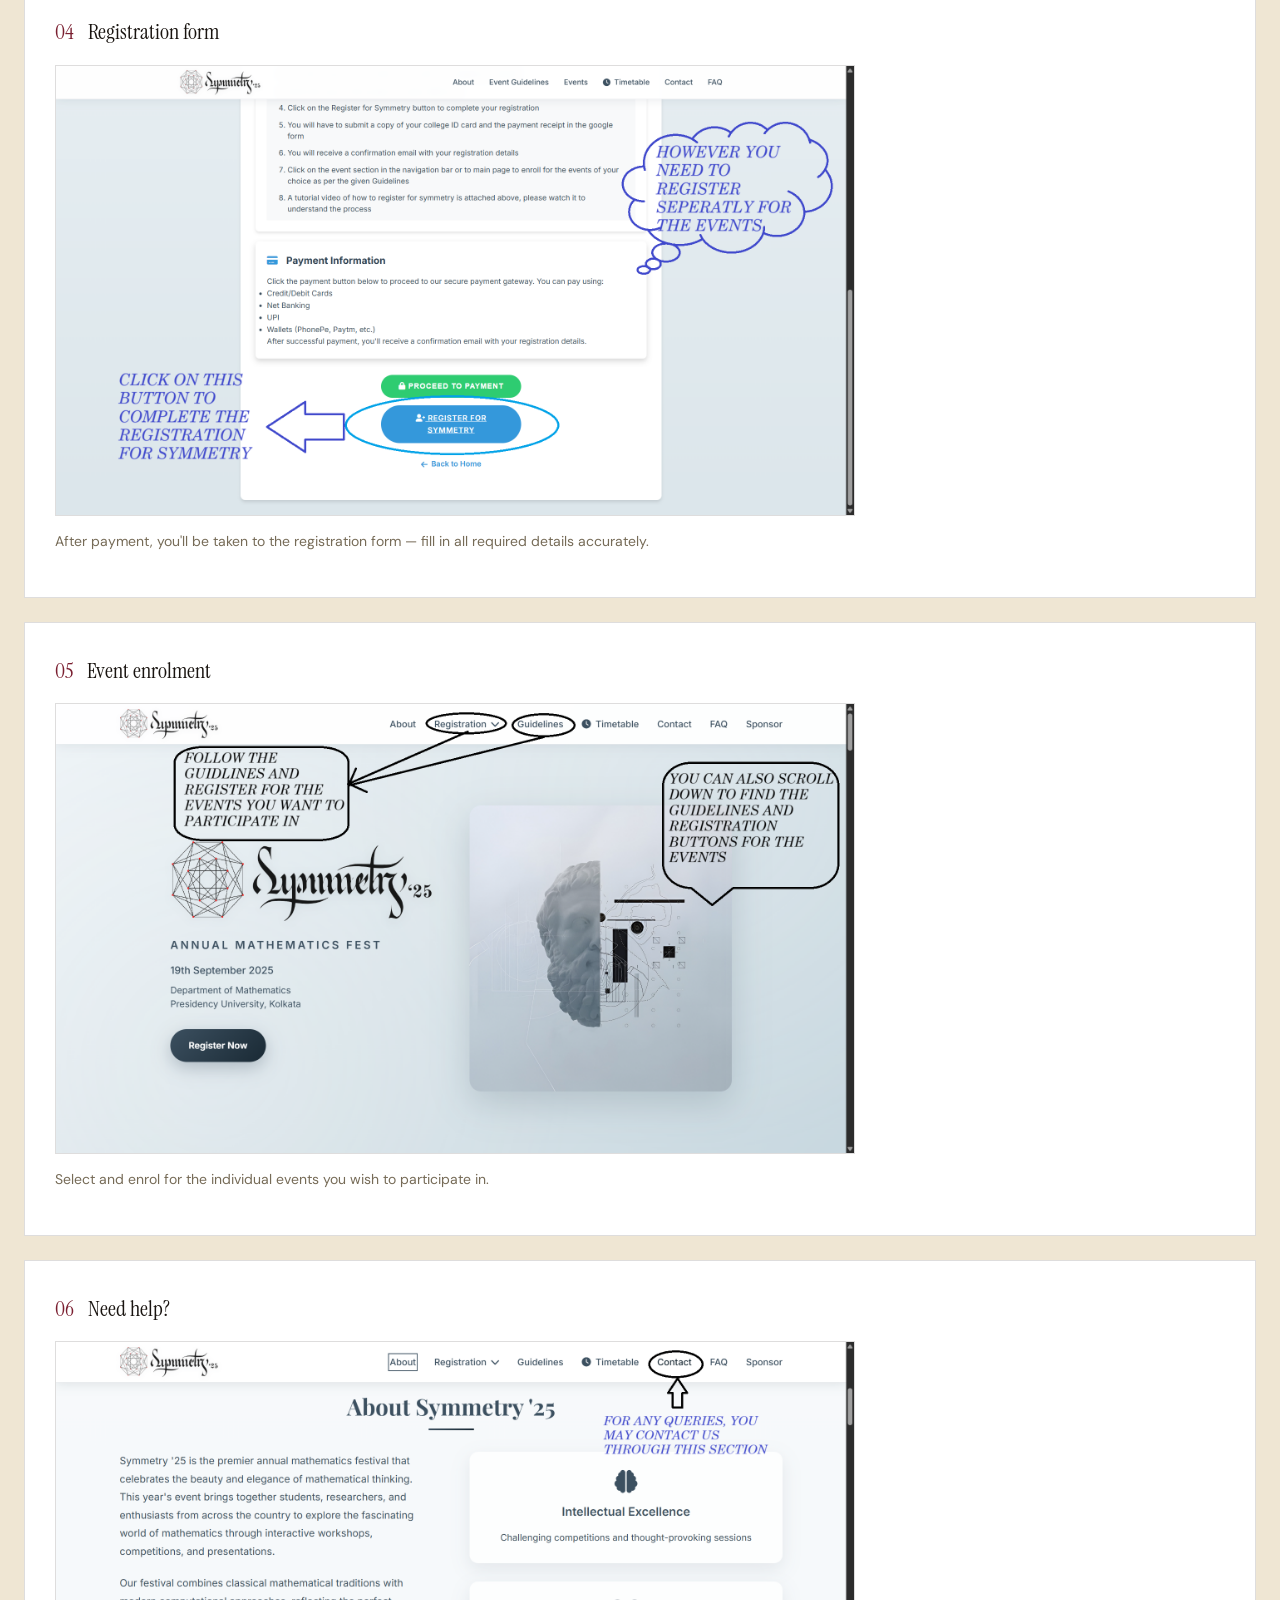
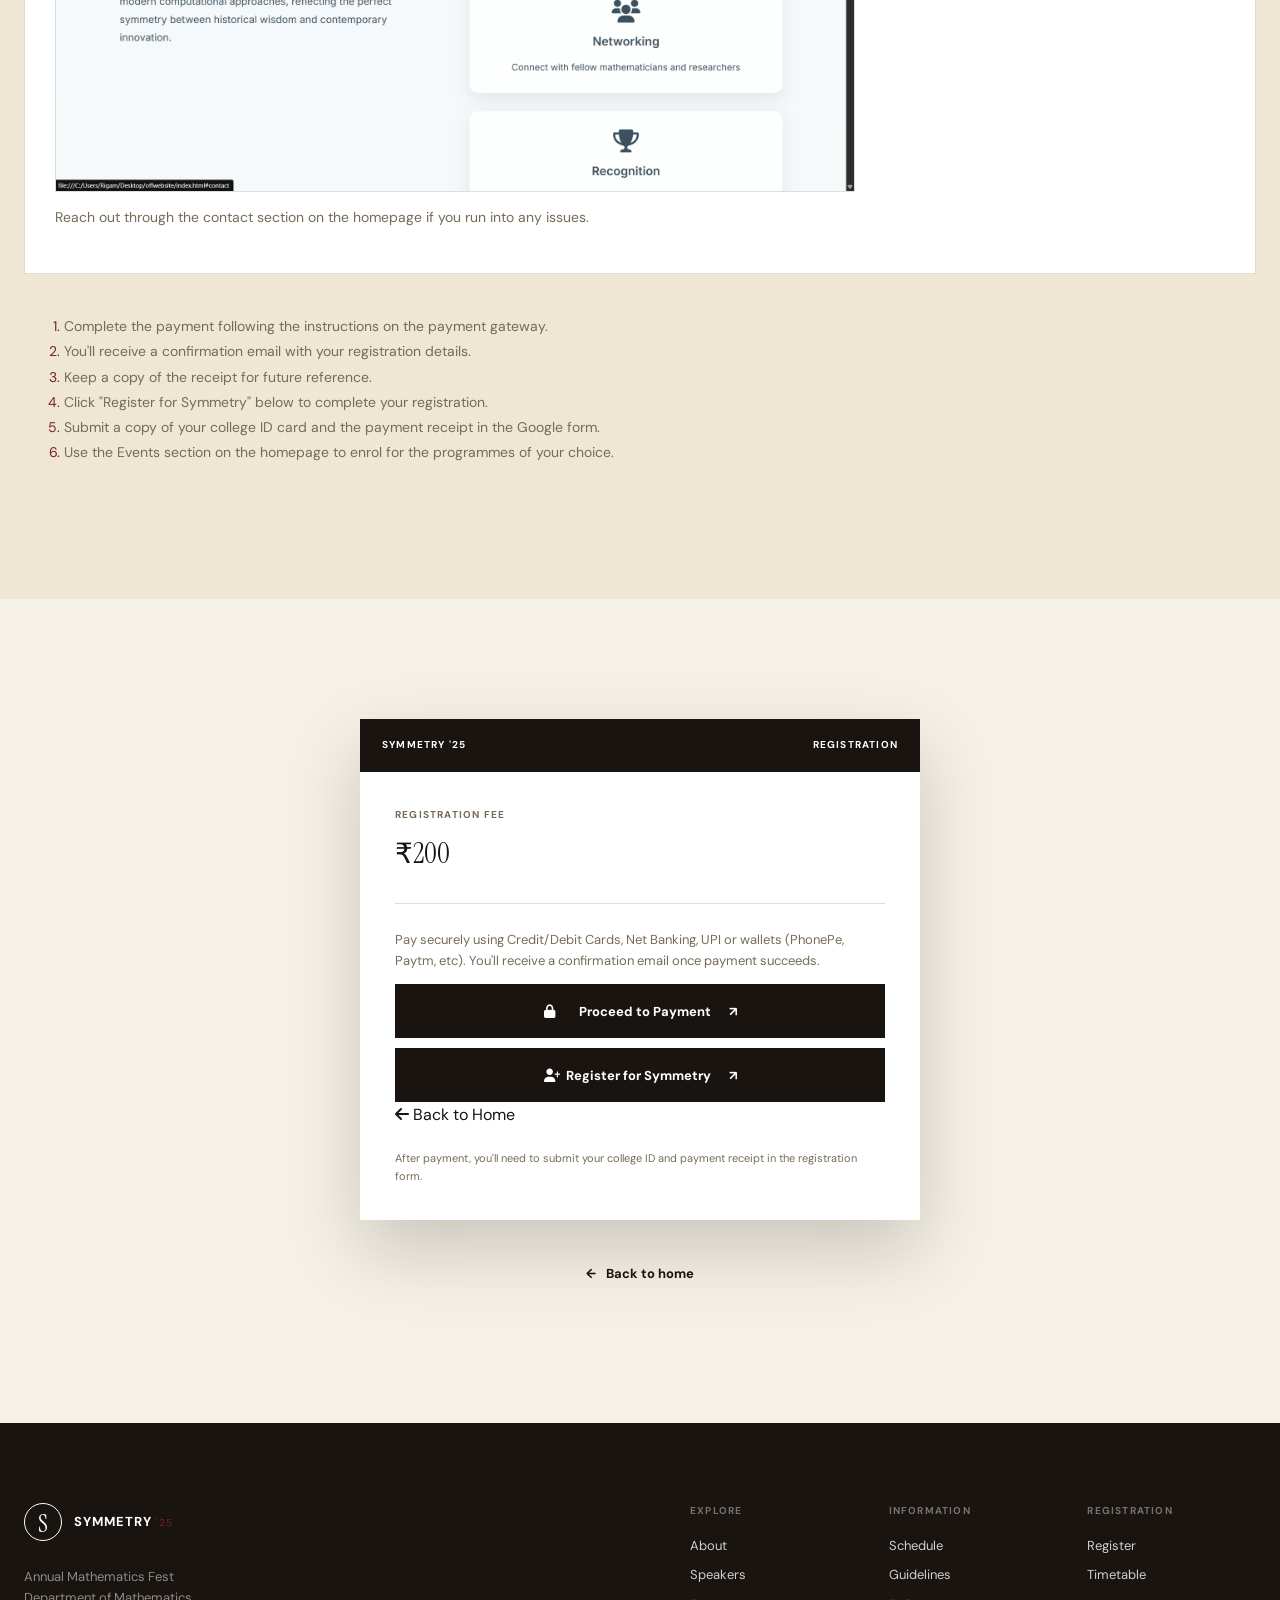
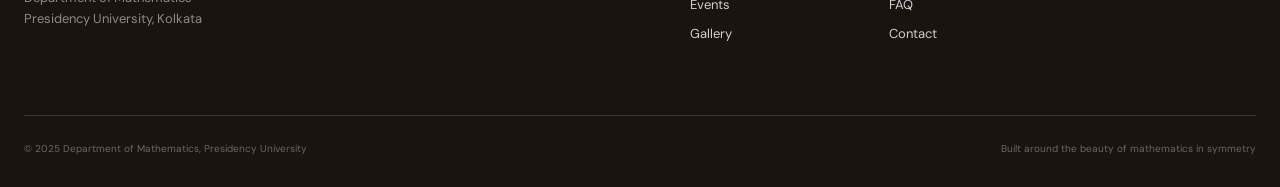
<file: register.html>
<!DOCTYPE html>
<html lang="en">
<head>
    <meta charset="UTF-8">
    <meta name="viewport" content="width=device-width, initial-scale=1.0">

    <title>Register | Symmetry '26</title>

    <meta name="description"
          content="Registration guide for Symmetry '25 — Annual Mathematics Fest by the Department of Mathematics, Presidency University, Kolkata.">
    <meta name="theme-color" content="#111111">

    <link rel="icon" type="image/jpeg" href="image.svg">

    <!-- Fonts -->
    <link rel="preconnect" href="https://fonts.googleapis.com">
    <link rel="preconnect" href="https://fonts.gstatic.com" crossorigin>
    <link href="https://fonts.googleapis.com/css2?family=DM+Sans:wght@400;500;600;700&family=Instrument+Serif:ital@0;1&display=swap" rel="stylesheet">

    <!-- Icons -->
    <link rel="stylesheet"
          href="https://cdnjs.cloudflare.com/ajax/libs/font-awesome/6.5.2/css/all.min.css">

    <!-- Site styles, then the form/registration-page extension -->
    <link rel="stylesheet" href="styles.css">
    <link rel="stylesheet" href="form-styles.css">
</head>

<body>

<!-- =========================================================
     NAVIGATION (same markup as index.html)
========================================================= -->

<header class="site-header" id="siteHeader">
    <nav class="navbar">
        <a href="index.html" class="brand" aria-label="Symmetry home">
            <span class="brand-mark">S</span>
            <span class="brand-text">
                <strong>SYMMETRY</strong>
                <small>'26</small>
            </span>
        </a>

        <button class="nav-toggle"
                id="navToggle"
                aria-label="Open navigation"
                aria-expanded="false">
            <span></span>
            <span></span>
        </button>

        <div class="nav-menu" id="navMenu">
            <a href="index.html#about" class="nav-link">About</a>
            <a href="index.html#speakers" class="nav-link">Speakers</a>
            <a href="index.html#events" class="nav-link">Events</a>
            <a href="index.html#schedule" class="nav-link">Schedule</a>
            <a href="timetable.pdf" target="_blank" rel="noopener" class="nav-link">
                <i class="fas fa-clock"></i> Timetable
            </a>
            <a href="index.html#faq" class="nav-link">FAQ</a>
            <a href="index.html#contact" class="nav-link">Contact</a>

            <a href="index.html#registration" class="nav-register">
                Overview <span>↗</span>
            </a>
        </div>
    </nav>
</header>


<main id="top">

<!-- =========================================================
     PAGE HEADING
========================================================= -->

<section class="section register-hero">
    <div class="container register-hero-container">
 
        <div class="register-hero-copy">
 
            <div class="section-kicker">
                <span>Register</span>
                <span>SYMMETRY '26</span>
            </div>
 
            <h1 class="section-title">
                Complete your
                <em>registration.</em>
            </h1>
 
            <p class="section-side-note">
                Follow the steps below to secure your place at Symmetry '25.
                Registration covers access to all events and lunch — you'll
                still need to enrol for individual programmes separately.
            </p>
 
        </div>
 
        <div class="register-hero-visual" aria-hidden="true">
 
            <span class="hero-graph">
                <img src="pale.svg" alt="">
            </span>
 
            <span class="hero-symmetry">
                <img src="image.svg" alt="Symmetry">
            </span>
 
        </div>
 
    </div>
</section>

<!-- =========================================================
     ELIGIBILITY + DEADLINE
========================================================= -->

<section class="section">
    <div class="container">

        <div class="info-points">

            <div>
                <span>01</span>
                <p>
                    Open to all undergraduate and postgraduate students
                    from recognised institutions. Carry a valid student
                    ID for verification at the event.
                </p>
            </div>

            <div>
                <span>02</span>
                <p>
                    Registration closes <strong>20th September 2026</strong>
                    &nbsp;·&nbsp; Fee: <strong>₹200</strong>
                </p>
            </div>

            <div>
                <span>03</span>
                <p>
                    <em>
                        Fee includes access to all events and lunch.
                        You still need to enrol for the events of your
                        choice individually.
                    </em>
                </p>
            </div>

        </div>

    </div>
</section>


<!-- =========================================================
     STEP-BY-STEP GUIDE
========================================================= -->

<section class="section section-soft">
    <div class="container">

        <div class="section-kicker">
            <span>Guide</span>
            <span>HOW TO REGISTER</span>
        </div>

        <h2 class="section-title">
            Six steps to a
            <em>confirmed seat.</em>
        </h2>

        <div class="step-list">

            <div class="step-block">
                <div class="step-block-head">
                    <span class="step-number">01</span>
                    <h3>Register button</h3>
                </div>
                <img src="step1.png" alt="Register Button" class="step-image">
                <p>Click the "Register for Symmetry" button below to begin.</p>
            </div>

            <div class="step-block">
                <div class="step-block-head">
                    <span class="step-number">02</span>
                    <h3>Payment gateway</h3>
                </div>
                <img src="step2.png" alt="Payment Gateway" class="step-image">
                <p>You'll be redirected to the official payment gateway to pay the registration fee.</p>
            </div>

            <div class="step-block">
                <div class="step-block-head">
                    <span class="step-number">03</span>
                    <h3>Payment procedure</h3>
                </div>
                <img src="step3.png" alt="Payment Procedure" class="step-image">
                <p>Follow the on-screen instructions. UPI, credit/debit cards and net banking are all accepted.</p>
            </div>

            <div class="step-block">
                <div class="step-block-head">
                    <span class="step-number">04</span>
                    <h3>Registration form</h3>
                </div>
                <img src="step4.png" alt="Registration Form" class="step-image">
                <p>After payment, you'll be taken to the registration form — fill in all required details accurately.</p>
            </div>

            <div class="step-block">
                <div class="step-block-head">
                    <span class="step-number">05</span>
                    <h3>Event enrolment</h3>
                </div>
                <img src="step5.png" alt="Event Registration" class="step-image">
                <p>Select and enrol for the individual events you wish to participate in.</p>
            </div>

            <div class="step-block">
                <div class="step-block-head">
                    <span class="step-number">06</span>
                    <h3>Need help?</h3>
                </div>
                <img src="step6.png" alt="Contact Information" class="step-image">
                <p>Reach out through the contact section on the homepage if you run into any issues.</p>
            </div>

        </div>

        <ol class="plain-list">
            <li>Complete the payment following the instructions on the payment gateway.</li>
            <li>You'll receive a confirmation email with your registration details.</li>
            <li>Keep a copy of the receipt for future reference.</li>
            <li>Click "Register for Symmetry" below to complete your registration.</li>
            <li>Submit a copy of your college ID card and the payment receipt in the Google form.</li>
            <li>Use the Events section on the homepage to enrol for the programmes of your choice.</li>
        </ol>

    </div>
</section>


<!-- =========================================================
     PAYMENT INFO + ACTIONS
========================================================= -->

<section class="section">
    <div class="container">

        <div class="registration-panel" style="max-width: 560px; margin: 0 auto;">

            <div class="panel-top">
                <span>SYMMETRY '25</span>
                <span>REGISTRATION</span>
            </div>

            <div class="panel-body">

                <div class="fee-box">
                    <span>Registration Fee</span>
                    <strong>₹200</strong>
                </div>

                <p class="payment-note">
                    Pay securely using Credit/Debit Cards, Net Banking, UPI
                    or wallets (PhonePe, Paytm, etc). You'll receive a
                    confirmation email once payment succeeds.
                </p>

                <div id="formMessage" class="form-message" role="status" aria-live="polite"></div>

                <!-- Replace with official payment gateway URL -->
                <button class="button button-dark full-width"
                        id="proceedToPayment">
                    <i class="fas fa-lock"></i>&nbsp; Proceed to Payment
                    <span>↗</span>
                </button>

                <button class="button button-dark full-width"
                        id="proceedToPayment">
                <a href="#" class="payment-button" id="registerForSymmetry" ">
                    <i class="fas fa-user-plus"></i>&nbsp; Register for Symmetry
                </a>
                 <span>↗</span>
                </button>
                
                <a href="index.html" class="back-button">
                    <i class="fas fa-arrow-left"></i> Back to Home
                </a>

                <p class="small-note">
                    After payment, you'll need to submit your college ID and
                    payment receipt in the registration form.
                </p>

            </div>

        </div>

        <p style="text-align:center; margin-top: 40px;">
            <a href="index.html" class="arrow-link">
                <span>←</span> Back to home
            </a>
        </p>

    </div>
</section>

</main>


<!-- =========================================================
     FOOTER (same markup as index.html)
========================================================= -->

<footer class="footer">

    <div class="container footer-top">

        <div class="footer-brand">

            <div class="brand footer-logo">
                <span class="brand-mark">S</span>
                <span class="brand-text">
                    <strong>SYMMETRY</strong>
                    <small>'25</small>
                </span>
            </div>

            <p>
                Annual Mathematics Fest
                <br>
                Department of Mathematics
                <br>
                Presidency University, Kolkata
            </p>

        </div>


        <div class="footer-links">

            <div>
                <span>Explore</span>
                <a href="index.html#about">About</a>
                <a href="index.html#speakers">Speakers</a>
                <a href="index.html#events">Events</a>
                <a href="index.html#gallery">Gallery</a>
            </div>

            <div>
                <span>Information</span>
                <a href="index.html#schedule">Schedule</a>
                <a href="index.html#guidelines">Guidelines</a>
                <a href="index.html#faq">FAQ</a>
                <a href="index.html#contact">Contact</a>
            </div>

            <div>
                <span>Registration</span>
                <a href="register.html">Register</a>
                <a href="timetable.pdf" target="_blank" rel="noopener">
                    Timetable
                </a>
            </div>

        </div>

    </div>


    <div class="container footer-bottom">

        <span>
            © 2025 Department of Mathematics, Presidency University
        </span>

        <span>
            Built around the beauty of mathematics in symmetry
        </span>

    </div>

</footer>


<script>
    // Payment / registration redirects
    document.getElementById('proceedToPayment').addEventListener('click', function () {
        // Replace with your actual payment gateway URL
        window.location.href = 'https://presiuniv.ac.in/web/mathematicssymmetry25.php';
    });

    document.getElementById('registerForSymmetry').addEventListener('click', function (e) {
        e.preventDefault();
        window.location.href = 'https://forms.gle/SC4HCD7vFvHDZ4ns9';
    });

    // Mobile menu toggle (same behaviour as index.html)
    const navToggle = document.getElementById('navToggle');
    const navMenu = document.getElementById('navMenu');

    navToggle.addEventListener('click', () => {
        const isOpen = navMenu.classList.toggle('active');
        navToggle.classList.toggle('active', isOpen);
        navToggle.setAttribute('aria-expanded', isOpen);
        document.body.classList.toggle('menu-open', isOpen);
    });

    document.querySelectorAll('.nav-link, .nav-register').forEach(link => {
        link.addEventListener('click', () => {
            navToggle.classList.remove('active');
            navMenu.classList.remove('active');
            document.body.classList.remove('menu-open');
        });
    });

    // Header background on scroll (matches .site-header.scrolled)
    const siteHeader = document.getElementById('siteHeader');
    window.addEventListener('scroll', () => {
        siteHeader.classList.toggle('scrolled', window.scrollY > 20);
    });
</script>

</body>
</html>
</file>
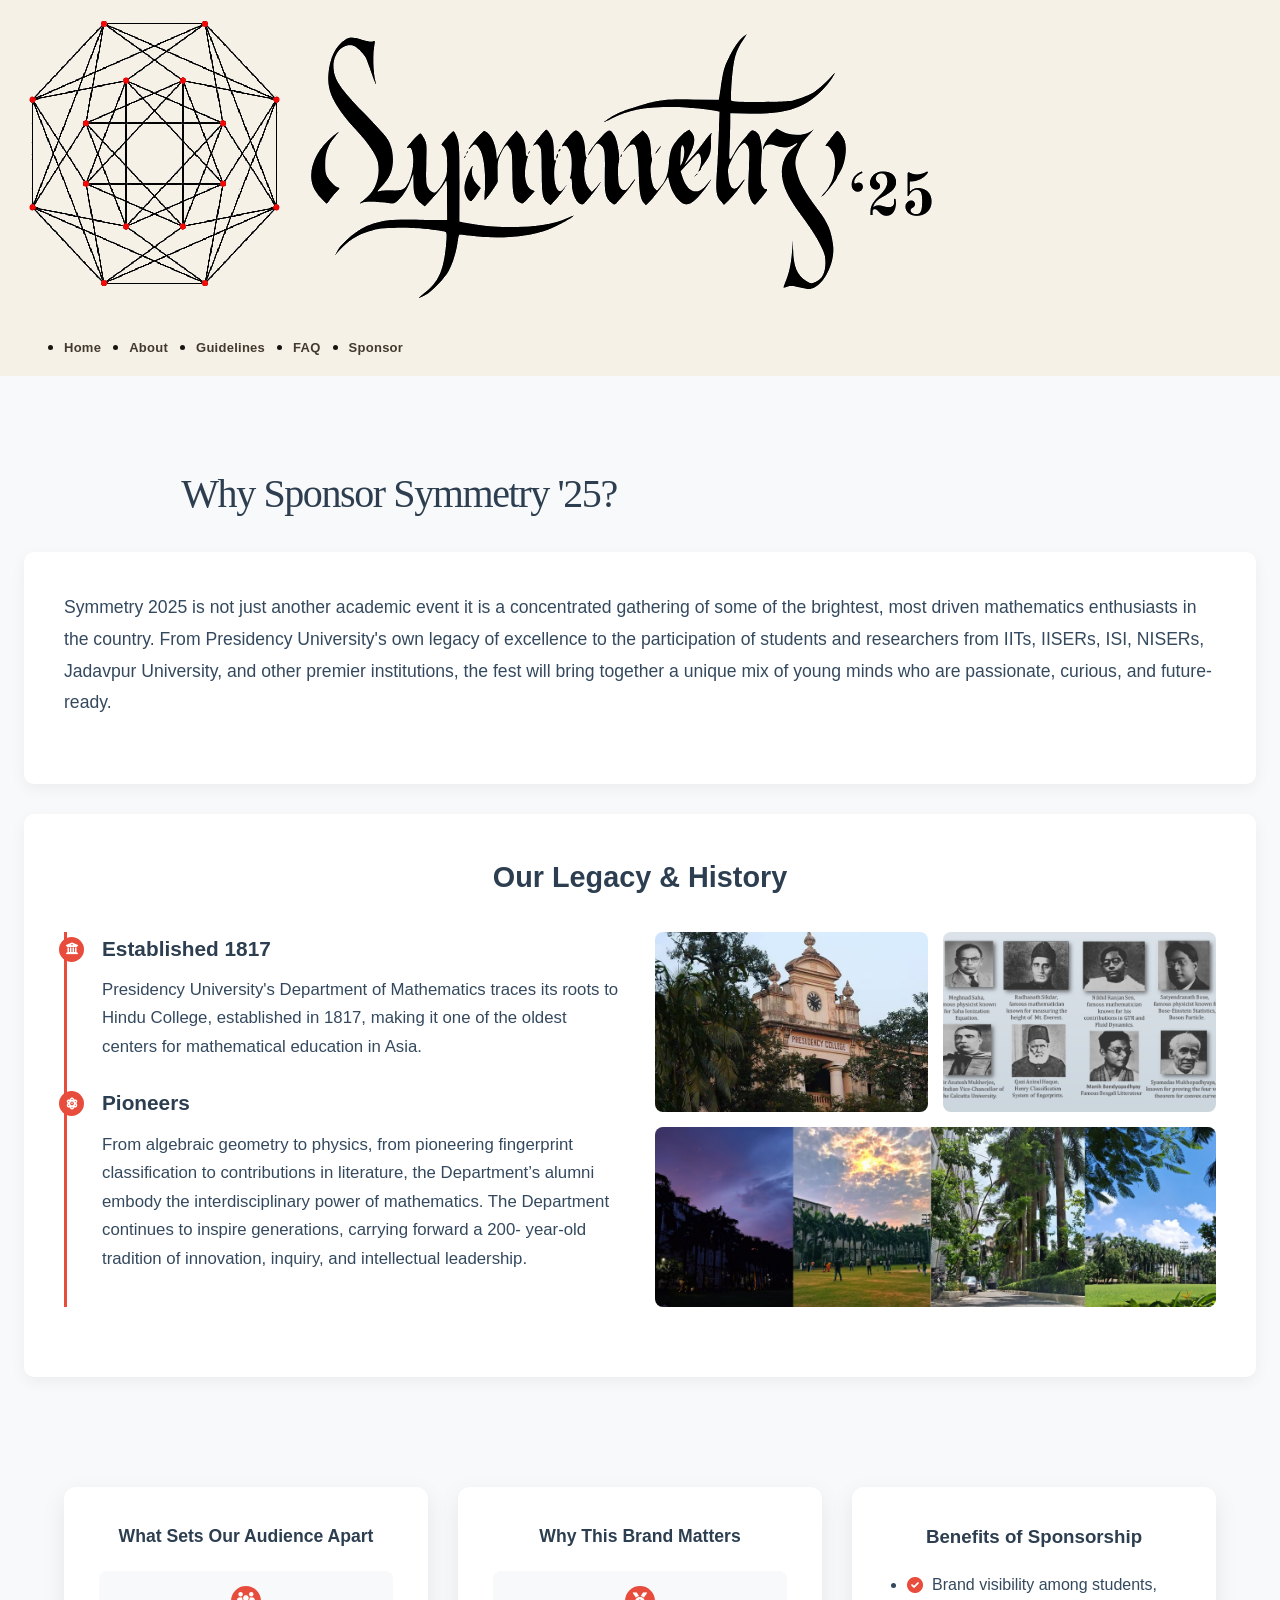
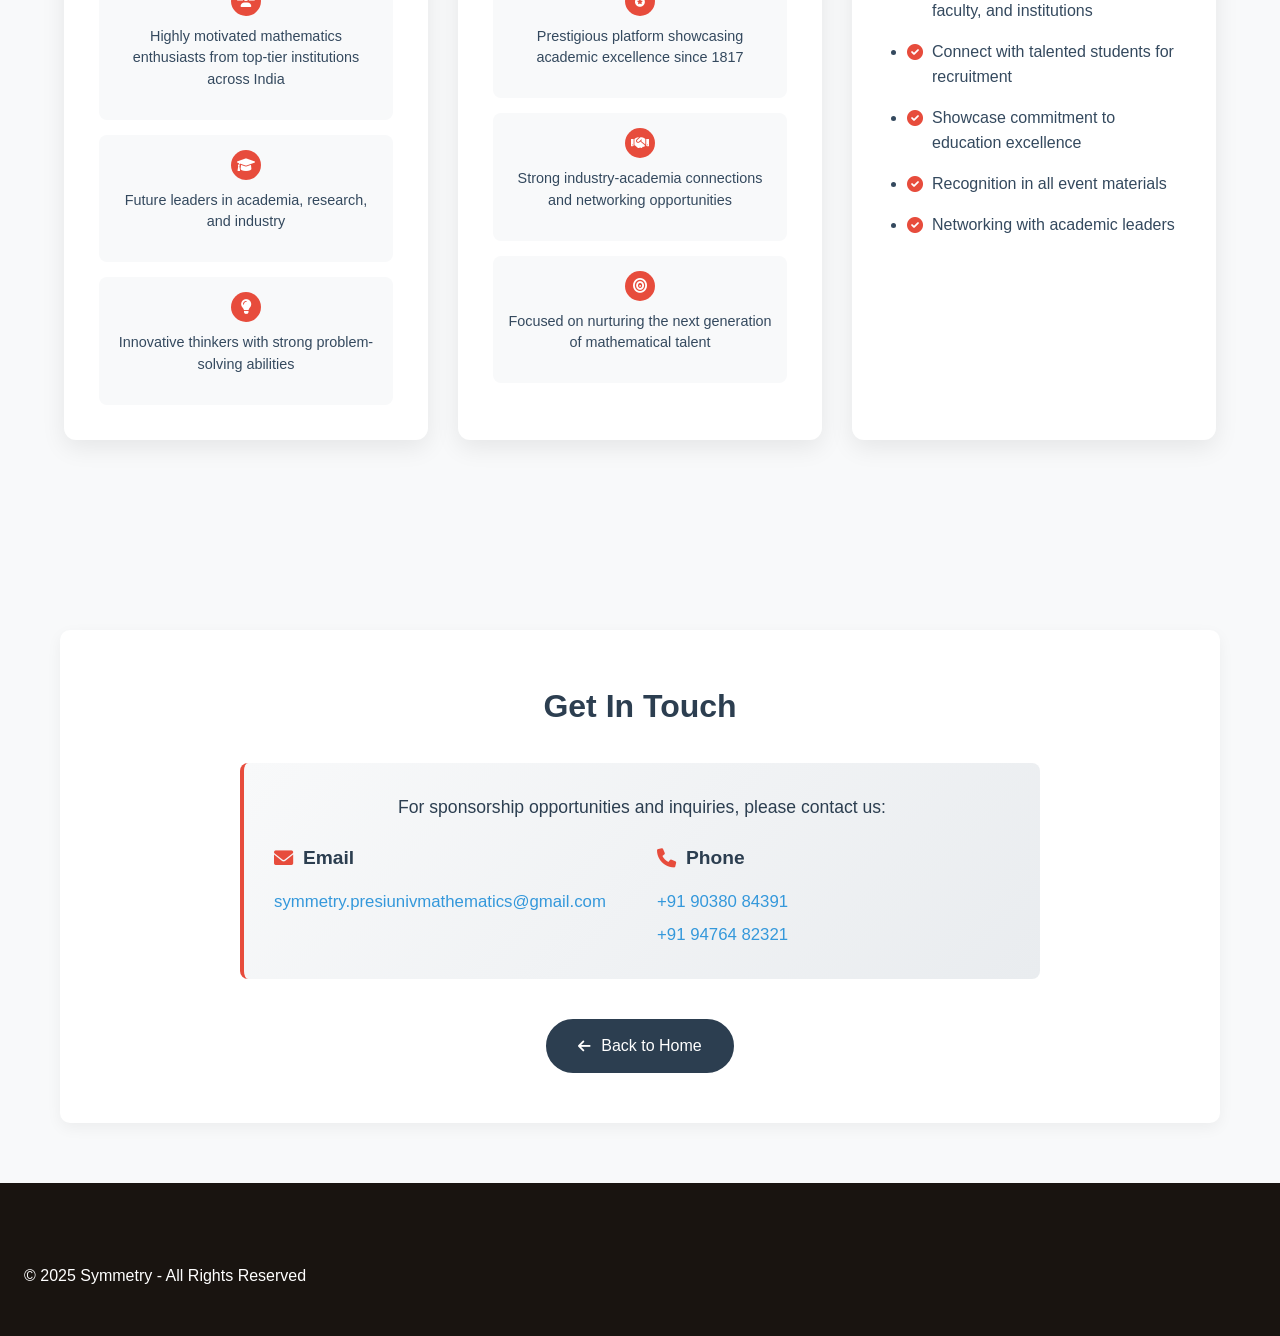
<file: sponsor.html>
<!DOCTYPE html>
<html lang="en">
<head>
    <meta charset="UTF-8">
    <meta name="viewport" content="width=device-width, initial-scale=1.0">
    <title>Sponsor Symmetry '25 - Annual Mathematics Fest</title>
    <link rel="icon" type="image/jpg" href="symmetry logo.jpg">
    <link rel="stylesheet" href="styles.css">
    <link href="https://fonts.googleapis.com/css2?family=Playfair+Display:wght@400;700;900&family=Inter:wght@300;400;500;600;700&display=swap" rel="stylesheet">
    <link rel="stylesheet" href="https://cdnjs.cloudflare.com/ajax/libs/font-awesome/6.0.0/css/all.min.css">
</head>
<body>
    <!-- Navigation Ribbon -->
    <nav class="navbar">
        <div class="nav-container">
            <div class="nav-logo">
                <a href="index.html">
                    <img src="symmetry25.png" alt="Symmetry '25" class="logo-image">
                </a>
            </div>
            <ul class="nav-menu">
                <li class="nav-item">
                    <a href="index.html" class="nav-link">Home</a>
                </li>
                <li class="nav-item">
                    <a href="index.html#about" class="nav-link">About</a>
                </li>
                <li class="nav-item">
                    <a href="index.html#guidelines" class="nav-link">Guidelines</a>
                </li>
                <li class="nav-item">
                    <a href="index.html#faq" class="nav-link">FAQ</a>
                </li>
                <li class="nav-item">
                    <a href="#" class="nav-link active">Sponsor</a>
                </li>
            </ul>
        </div>
    </nav>

    <!-- Main Content Section -->
    <section class="main-content" style="padding: 100px 0 80px; background-color: #f8f9fa;">
        <div class="container" style="max-width: 1400px;">
            <h1 class="section-title" style="color: #2c3e50; margin-bottom: 40px; text-align: center; font-size: 2.5em;">Why Sponsor Symmetry '25?</h1>
            
            <!-- Why Collaborate Section -->
            <div class="collaborate-section" style="background: white; padding: 40px; border-radius: 10px; box-shadow: 0 5px 15px rgba(0,0,0,0.05); margin-bottom: 30px;">
                <!-- <h2 style="color: #2c3e50; margin-bottom: 25px; text-align: center; font-size: 1.8em;">Why Collaborate With Us</h2> -->
                <p style="font-size: 1.1em; line-height: 1.8; color: #34495e; margin-bottom: 25px;">
                    Symmetry 2025 is not just another academic event it is a concentrated gathering of some of the brightest, most driven mathematics enthusiasts in the country. From Presidency University's own legacy of excellence to the participation of students and researchers from IITs, IISERs, ISI, NISERs, Jadavpur University, and other premier institutions, the fest will bring together a unique mix of young minds who are passionate, curious, and future-ready.
                </p>
            </div>

            <!-- Legacy Section -->
            <div class="legacy-section" style="background: white; padding: 40px; border-radius: 10px; box-shadow: 0 5px 15px rgba(0,0,0,0.05); margin-top: 30px; margin-bottom: 30px;">
                <h2 style="color: #2c3e50; margin-bottom: 30px; text-align: center; font-size: 1.8em;">Our Legacy & History</h2>
                
                <div style="display: grid; grid-template-columns: 1fr 1fr; gap: 30px; margin-bottom: 30px;">
                    <div style="border-left: 3px solid #e74c3c; padding-left: 25px;">
                        <div style="margin-bottom: 25px; position: relative; padding-left: 10px;">
                            <div style="position: absolute; left: -33px; top: 5px; width: 25px; height: 25px; border-radius: 50%; background: #e74c3c; display: flex; align-items: center; justify-content: center; color: white; font-size: 12px;">
                                <i class="fas fa-university"></i>
                            </div>
                            <h3 style="color: #2c3e50; margin-bottom: 10px; font-size: 1.3em;">Established 1817</h3>
                            <p style="color: #34495e; line-height: 1.7; font-size: 1.05em;">Presidency University's Department of Mathematics traces its roots to Hindu College, established in 1817, making it one of the oldest centers for mathematical education in Asia. </p>
                        </div>
                        
                        <div style="margin-bottom: 25px; position: relative; padding-left: 10px;">
                            <div style="position: absolute; left: -33px; top: 5px; width: 25px; height: 25px; border-radius: 50%; background: #e74c3c; display: flex; align-items: center; justify-content: center; color: white; font-size: 12px;">
                                <i class="fas fa-atom"></i>
                            </div>
                            <h3 style="color: #2c3e50; margin-bottom: 10px; font-size: 1.3em;">Pioneers</h3>
                            <p style="color: #34495e; line-height: 1.7; font-size: 1.05em;">From algebraic geometry to physics, from pioneering fingerprint classification to contributions in literature, the Department’s alumni embody the interdisciplinary power of mathematics. The Department continues to inspire generations, carrying forward a 200- year-old tradition of innovation, inquiry, and intellectual leadership.</p>
                        </div>
                    </div>
                    
                    <div style="display: grid; grid-template-columns: 1fr 1fr; gap: 15px;">
                        <div style="background-color: #f0f0f0; border-radius: 8px; height: 180px; display: flex; align-items: center; justify-content: center; color: #999; overflow: hidden;">
                            <img src="historical1.avif" alt="Historical Photo 1 of Presidency University" style="width: 100%; height: 100%; object-fit: cover;">
                        </div>
                        <div style="border-radius: 8px; height: 180px; overflow: hidden;">
                            <img src="alumni.png" alt="Historical Photo 2 of Presidency University Alumni" style="width: 100%; height: 100%; object-fit: cover;">
                        </div>
                        <div style="border-radius: 8px; height: 180px; overflow: hidden; grid-column: span 2;">
                            <img src="aerial_view.jpg" alt="Aerial View of Presidency University Campus" style="width: 100%; height: 100%; object-fit: cover;">
                        </div>
                    </div>
                </div>
                
                <!-- <div style="display: grid; grid-template-columns: 1fr 1fr; gap: 30px; margin-top: 20px;">
                    <div style="background-color: #f8f9fa; padding: 25px; border-radius: 8px; border-left: 4px solid #e74c3c;">
                        <h4 style="color: #2c3e50; margin-bottom: 15px; font-size: 1.2em;">Academic Excellence</h4>
                        <p style="color: #34495e; line-height: 1.6; margin-bottom: 15px;">Our department has consistently produced outstanding mathematicians who have gone on to make significant contributions in academia, research, and industry worldwide.</p>
                        <div style="display: grid; grid-template-columns: 1fr 1fr; gap: 10px;">
                            <div style="text-align: center; padding: 10px; background: white; border-radius: 6px; box-shadow: 0 2px 8px rgba(0,0,0,0.05);">
                                <div style="font-size: 1.5em; font-weight: bold; color: #e74c3c;">200+</div>
                                <div style="font-size: 0.9em; color: #7f8c8d;">Research Papers</div>
                            </div>
                            <div style="text-align: center; padding: 10px; background: white; border-radius: 6px; box-shadow: 0 2px 8px rgba(0,0,0,0.05);">
                                <div style="font-size: 1.5em; font-weight: bold; color: #e74c3c;">50+</div>
                                <div style="font-size: 0.9em; color: #7f8c8d;">Faculty Members</div>
                            </div>
                        </div>
                    </div>
                    
                    <div style="background-color: #f8f9fa; padding: 25px; border-radius: 8px; border-left: 4px solid #e74c3c;">
                        <h4 style="color: #2c3e50; margin-bottom: 15px; font-size: 1.2em;">Modern Facilities</h4>
                        <p style="color: #34495e; line-height: 1.6; margin-bottom: 15px;">Our state-of-the-art facilities support cutting-edge research and provide an inspiring environment for mathematical exploration and learning.</p>
                        <div style="display: grid; grid-template-columns: 1fr 1fr; gap: 10px;">
                            <div style="text-align: center; padding: 10px; background: white; border-radius: 6px; box-shadow: 0 2px 8px rgba(0,0,0,0.05);">
                                <div style="font-size: 1.5em; font-weight: bold; color: #e74c3c;">10+</div>
                                <div style="font-size: 0.9em; color: #7f8c8d;">Research Labs</div>
                            </div>
                            <div style="text-align: center; padding: 10px; background: white; border-radius: 6px; box-shadow: 0 2px 8px rgba(0,0,0,0.05);">
                                <div style="font-size: 1.5em; font-weight: bold; color: #e74c3c;">5K+</div>
                                <div style="font-size: 0.9em; color: #7f8c8d;">Library Volumes</div>
                            </div>
                        </div>
                    </div> -->
                </div>
            </div>
        </div>
    </section>

    <!-- Three Column Layout Section -->
    <section style="padding: 0 0 80px; background-color: #f8f9fa;">
        <div class="container" style="max-width: 1400px; margin: 0 auto; padding: 0 20px;">
            <div style="display: grid; grid-template-columns: repeat(3, 1fr); gap: 30px; align-items: start; margin: 0 auto 50px; max-width: 1400px; padding: 0 20px;">
                <!-- Column 1: What Sets Our Audience Apart -->
                <div class="audience-column" style="background: white; padding: 35px; border-radius: 12px; box-shadow: 0 8px 25px rgba(0,0,0,0.08); height: 100%;">
                    <h3 style="color: #2c3e50; margin-bottom: 20px; text-align: center; font-size: 1.1em;">What Sets Our Audience Apart</h3>
                    <div style="background: #f8f9fa; padding: 15px; border-radius: 8px; margin-bottom: 15px;">
                        <div style="background: #e74c3c; width: 30px; height: 30px; border-radius: 50%; display: flex; align-items: center; justify-content: center; color: white; margin: 0 auto 10px; font-size: 0.9em;">
                            <i class="fas fa-users"></i>
                        </div>
                        <p style="color: #34495e; font-size: 0.9em; text-align: center; line-height: 1.5;">Highly motivated mathematics enthusiasts from top-tier institutions across India</p>
                    </div>
                    <div style="background: #f8f9fa; padding: 15px; border-radius: 8px; margin-bottom: 15px;">
                        <div style="background: #e74c3c; width: 30px; height: 30px; border-radius: 50%; display: flex; align-items: center; justify-content: center; color: white; margin: 0 auto 10px; font-size: 0.9em;">
                            <i class="fas fa-graduation-cap"></i>
                        </div>
                        <p style="color: #34495e; font-size: 0.9em; text-align: center; line-height: 1.5;">Future leaders in academia, research, and industry</p>
                    </div>
                    <div style="background: #f8f9fa; padding: 15px; border-radius: 8px;">
                        <div style="background: #e74c3c; width: 30px; height: 30px; border-radius: 50%; display: flex; align-items: center; justify-content: center; color: white; margin: 0 auto 10px; font-size: 0.9em;">
                            <i class="fas fa-lightbulb"></i>
                        </div>
                        <p style="color: #34495e; font-size: 0.9em; text-align: center; line-height: 1.5;">Innovative thinkers with strong problem-solving abilities</p>
                    </div>
                </div>

                <!-- Column 2: Why This Brand Matters -->
                <div class="brand-column" style="background: white; padding: 35px; border-radius: 12px; box-shadow: 0 8px 25px rgba(0,0,0,0.08); height: 100%;">
                    <h3 style="color: #2c3e50; margin-bottom: 20px; text-align: center; font-size: 1.1em;">Why This Brand Matters</h3>
                    <div style="background: #f8f9fa; padding: 15px; border-radius: 8px; margin-bottom: 15px;">
                        <div style="background: #e74c3c; width: 30px; height: 30px; border-radius: 50%; display: flex; align-items: center; justify-content: center; color: white; margin: 0 auto 10px; font-size: 0.9em;">
                            <i class="fas fa-medal"></i>
                        </div>
                        <p style="color: #34495e; font-size: 0.9em; text-align: center; line-height: 1.5;">Prestigious platform showcasing academic excellence since 1817</p>
                    </div>
                    <div style="background: #f8f9fa; padding: 15px; border-radius: 8px; margin-bottom: 15px;">
                        <div style="background: #e74c3c; width: 30px; height: 30px; border-radius: 50%; display: flex; align-items: center; justify-content: center; color: white; margin: 0 auto 10px; font-size: 0.9em;">
                            <i class="fas fa-handshake"></i>
                        </div>
                        <p style="color: #34495e; font-size: 0.9em; text-align: center; line-height: 1.5;">Strong industry-academia connections and networking opportunities</p>
                    </div>
                    <div style="background: #f8f9fa; padding: 15px; border-radius: 8px;">
                        <div style="background: #e74c3c; width: 30px; height: 30px; border-radius: 50%; display: flex; align-items: center; justify-content: center; color: white; margin: 0 auto 10px; font-size: 0.9em;">
                            <i class="fas fa-bullseye"></i>
                        </div>
                        <p style="color: #34495e; font-size: 0.9em; text-align: center; line-height: 1.5;">Focused on nurturing the next generation of mathematical talent</p>
                    </div>
                </div>
                <!-- Column 3: Benefits -->
                <div class="benefits-column" style="background: white; padding: 35px; border-radius: 12px; box-shadow: 0 8px 25px rgba(0,0,0,0.08); height: 100%;">
                    <h3 style="color: #2c3e50; margin-bottom: 20px; text-align: center;">Benefits of Sponsorship</h3>
                    <ul style="padding-left: 20px;">
                        <li style="margin-bottom: 15px; line-height: 1.6; color: #34495e; position: relative; padding-left: 25px;">
                            <i class="fas fa-check-circle" style="color: #e74c3c; position: absolute; left: 0; top: 5px;"></i>
                            Brand visibility among students, faculty, and institutions
                        </li>
                        <li style="margin-bottom: 15px; line-height: 1.6; color: #34495e; position: relative; padding-left: 25px;">
                            <i class="fas fa-check-circle" style="color: #e74c3c; position: absolute; left: 0; top: 5px;"></i>
                            Connect with talented students for recruitment
                        </li>
                        <li style="margin-bottom: 15px; line-height: 1.6; color: #34495e; position: relative; padding-left: 25px;">
                            <i class="fas fa-check-circle" style="color: #e74c3c; position: absolute; left: 0; top: 5px;"></i>
                            Showcase commitment to education excellence
                        </li>
                        <li style="margin-bottom: 15px; line-height: 1.6; color: #34495e; position: relative; padding-left: 25px;">
                            <i class="fas fa-check-circle" style="color: #e74c3c; position: absolute; left: 0; top: 5px;"></i>
                            Recognition in all event materials
                        </li>
                        <li style="line-height: 1.6; color: #34495e; position: relative; padding-left: 25px;">
                            <i class="fas fa-check-circle" style="color: #e74c3c; position: absolute; left: 0; top: 5px;"></i>
                            Networking with academic leaders
                        </li>
                    </ul>
                </div>
            </div>
        </div>
    </section>   

    <section style="background-color: #f8f9fa; padding: 60px 0;">
        <div class="container" style="max-width: 1200px; margin: 0 auto; padding: 0 20px;">
            <div style="background: white; padding: 50px; border-radius: 10px; box-shadow: 0 5px 15px rgba(0,0,0,0.05);">
                <h2 style="color: #2c3e50; margin-bottom: 30px; text-align: center; font-size: 2em;">Get In Touch</h2>
                <div style="max-width: 800px; margin: 0 auto;">
                    <div style="background: linear-gradient(135deg, #f8f9fa 0%, #e9ecef 100%);
                                padding: 30px;
                                border-radius: 8px;
                                border-left: 4px solid #e74c3c;">
                        <p style="margin-bottom: 20px; color: #2c3e50; font-weight: 500; text-align: center; font-size: 1.1em;">
                            For sponsorship opportunities and inquiries, please contact us:
                        </p>
                        
                        <div style="display: flex; justify-content: space-around; flex-wrap: wrap; gap: 30px;">
                            <div style="flex: 1; min-width: 250px;">
                                <div style="display: flex; align-items: center; margin-bottom: 15px;">
                                    <i class="fas fa-envelope" style="color: #e74c3c; margin-right: 10px; font-size: 1.2em;"></i>
                                    <h3 style="color: #2c3e50; margin: 0; font-size: 1.2em;">Email</h3>
                                </div>
                                <a href="mailto: symmetry.presiunivmathematics@gmail.com" style="color: #3498db; text-decoration: none; word-break: break-all; font-size: 1.05em;">
                                    symmetry.presiunivmathematics@gmail.com
                                </a>
                            </div>
                            
                            <div style="flex: 1; min-width: 250px;">
                                <div style="display: flex; align-items: center; margin-bottom: 15px;">
                                    <i class="fas fa-phone" style="color: #e74c3c; margin-right: 10px; font-size: 1.2em;"></i>
                                    <h3 style="color: #2c3e50; margin: 0; font-size: 1.2em;">Phone</h3>
                                </div>
                                <div style="display: flex; flex-direction: column; gap: 5px;">
                                    <a href="tel:+919038084391" style="color: #3498db; text-decoration: none; font-size: 1.05em;">+91 90380 84391</a>
                                    <a href="tel:+919476482321" style="color: #3498db; text-decoration: none; font-size: 1.05em;">+91 94764 82321</a>
                                </div>
                            </div>
                        </div>
                    </div>
                    
                    <div style="text-align: center; margin-top: 40px;">
                        <a href="index.html" class="btn" style="display: inline-flex; align-items: center; background-color: #2c3e50; color: white; padding: 12px 30px; border-radius: 30px; text-decoration: none; font-weight: 500; transition: all 0.3s ease; border: 2px solid #2c3e50; font-size: 1em;">
                            <i class="fas fa-arrow-left" style="margin-right: 10px; font-size: 0.9em;"></i> Back to Home
                        </a>
                    </div>
                </div>
            </div>
        </div>
    </section>

    <!-- Footer -->
    <footer class="footer">
        <div class="container">
            <p>&copy; 2025 Symmetry - All Rights Reserved</p>
        </div>
    </footer>
</body>
</html>
</file>
<file: styles.css>
/* =========================================================
   SYMMETRY '25
   Modern Editorial Mathematics Festival
   ========================================================= */

:root {
    --black: #191410;
    --white: #ffffff;
    --paper: #f6f1e6;
    --paper-dark: #ece3cf;
    --soft: #efe6d3;
    --muted: #766b57;
    --line: rgba(25, 20, 16, 0.14);
    --accent: #7a1f30;
    --accent-soft: #a5445a;
    --gold: #a9812f;
    --gold-soft: #d4b46a;

    --serif: "Instrument Serif", Georgia, serif;
    --sans: "DM Sans", Arial, sans-serif;

    --container: 1240px;

    --shadow:
        0 20px 60px rgba(17, 17, 17, 0.08);

    --transition:
        260ms cubic-bezier(.2,.7,.2,1);
}


/* =========================================================
   RESET
========================================================= */

*,
*::before,
*::after {
    box-sizing: border-box;
}

html {
    scroll-behavior: smooth;
}

body {
    margin: 0;
    background: var(--paper);
    color: var(--black);
    font-family: var(--sans);
    font-size: 16px;
    line-height: 1.65;
    overflow-x: hidden;
}

body.menu-open {
    overflow: hidden;
}

img {
    display: block;
    max-width: 100%;
}

button,
input,
textarea {
    font: inherit;
}

button {
    border: 0;
}

a {
    color: inherit;
    text-decoration: none;
}

p,
h1,
h2,
h3,
figure {
    margin-top: 0;
}

::selection {
    background: var(--black);
    color: var(--white);
}


/* =========================================================
   ACCESSIBILITY
========================================================= */

:focus-visible {
    outline: 2px solid var(--accent);
    outline-offset: 4px;
}

@media (prefers-reduced-motion: reduce) {

    html {
        scroll-behavior: auto;
    }

    *,
    *::before,
    *::after {
        animation-duration: 0.001ms !important;
        animation-iteration-count: 1 !important;
        transition-duration: 0.001ms !important;
    }
}


/* =========================================================
   CONTAINER
========================================================= */

.container {
    width: min(
        calc(100% - 48px),
        var(--container)
    );

    margin-inline: auto;
}

.section {
    padding: 120px 0;
}

.section-dark {
    background: var(--black);
    color: var(--white);
}

.section-accent {
    background: var(--accent);
    color: var(--white);
}

.section-soft {
    background: var(--soft);
}


/* =========================================================
   HEADER / NAVIGATION
========================================================= */

.site-header {
    position: fixed;
    inset: 0 0 auto;
    z-index: 1000;

    transition:
        background var(--transition),
        box-shadow var(--transition),
        transform var(--transition);
}

.site-header.scrolled {
    background: rgba(244, 241, 235, 0.94);
    backdrop-filter: blur(18px);
    box-shadow: 0 8px 35px rgba(17, 17, 17, 0.08);
}

.navbar {
    position: relative;

    width: min(
        calc(100% - 48px),
        var(--container)
    );

    min-height: 86px;
    margin-inline: auto;

    display: flex;
    align-items: center;
    justify-content: space-between;
    gap: 30px;
}

.brand {
    display: inline-flex;
    align-items: center;
    gap: 12px;
    flex-shrink: 0;
}

.brand-mark {
    width: 38px;
    height: 38px;

    display: grid;
    place-items: center;

    border: 1px solid var(--black);
    border-radius: 50%;

    font-family: var(--serif);
    font-size: 24px;
}

.brand-text {
    display: flex;
    align-items: baseline;
    gap: 4px;

    letter-spacing: .08em;
    font-size: 13px;
}

.brand-text strong {
    font-weight: 700;
}

.brand-text small {
    font-size: 10px;
    color: var(--accent);
}

.nav-menu {
    display: flex;
    align-items: center;
    gap: 28px;
}

.nav-link {
    position: relative;

    font-size: 13px;
    font-weight: 600;
    letter-spacing: .02em;

    color: #423a2f;

    transition:
        color var(--transition);
}

.nav-link::after {
    content: "";

    position: absolute;
    left: 0;
    bottom: -7px;

    width: 100%;
    height: 1px;

    background: var(--black);

    transform: scaleX(0);
    transform-origin: right;

    transition: transform var(--transition);
}

.nav-link:hover {
    color: var(--accent);
}

.nav-link:hover::after {
    transform: scaleX(1);
    transform-origin: left;
}

.nav-register {
    display: inline-flex;
    align-items: center;
    gap: 10px;

    padding: 11px 17px;

    background: var(--black);
    color: var(--white);

    font-size: 13px;
    font-weight: 600;

    transition:
        background var(--transition),
        transform var(--transition);
}

.nav-register:hover {
    background: var(--accent);
    transform: translateY(-2px);
}

.nav-register span {
    font-size: 15px;
}

.nav-toggle {
    display: none;

    width: 44px;
    height: 44px;

    background: transparent;

    cursor: pointer;
}

.nav-toggle span {
    display: block;

    width: 24px;
    height: 1px;

    margin: 6px auto;

    background: var(--black);

    transition:
        transform var(--transition);
}


/* =========================================================
   HERO
========================================================= */

.hero {
    position: relative;
    min-height: 100vh;

    display: flex;
    align-items: center;

    overflow: hidden;

    border-bottom: 1px solid var(--line);
}


/* =========================================================
   BACKGROUND GRID
========================================================= */

.hero-grid {
    position: absolute;
    inset: 0;

    opacity: .45;

    background-image:
        linear-gradient(
            rgba(17,17,17,.045) 1px,
            transparent 1px
        ),
        linear-gradient(
            90deg,
            rgba(17,17,17,.045) 1px,
            transparent 1px
        );

    background-size: 70px 70px;

    mask-image:
        radial-gradient(
            circle at 70% 45%,
            black,
            transparent 65%
        );
}


/* =========================================================
   HERO CONTAINER
========================================================= */

.hero-container {
    position: relative;
    z-index: 3;

    display: grid;
    grid-template-columns: 1.05fr .95fr;

    gap: 80px;
    align-items: center;

    padding-top: 90px;
    padding-bottom: 70px;
}


.hero-copy {
    max-width: 690px;
}


/* =========================================================
   EYEBROW
========================================================= */

.eyebrow {
    display: flex;
    align-items: center;
    gap: 10px;

    margin-bottom: 34px;

    font-size: 11px;
    font-weight: 700;

    letter-spacing: .15em;
    text-transform: uppercase;
}

.eyebrow span {
    color: var(--accent);
}


/* =========================================================
   HERO TITLE
========================================================= */

.hero-title {
    display: flex;
    flex-direction: column;

    max-width: 850px;

    margin: 0 0 34px;

    font-family: var(--serif);

    font-weight: 400;
    line-height: .86;

    letter-spacing: -.045em;
}


/* =========================================================
   "THE BEAUTY OF"
========================================================= */

.hero-title-small {
    display: block;

    margin-bottom: .12em;

    font-size: clamp(
        1.4rem,
        2vw,
        2.5rem
    );

    font-weight: 400;

    letter-spacing: -.035em;
}

/* =========================================================
   SECOND LINE
   GRAPH + SYMMETRY
========================================================= */

.hero-title-visual {
    display: flex;
    align-items: center;

    min-height: 8.0em;

    white-space: nowrap;
}


/* =========================================================
   GEOMETRIC GRAPH
========================================================= */

.hero-graph {
    position: relative;

    display: flex;
    align-items: center;
    justify-content: center;

    width: clamp(
        4.5rem,
        8vw,
        8rem
    );

    height: clamp(
        4.5rem,
        8vw,
        8rem
    );

    margin-right: -.15em;

    flex-shrink: 0;
    transform: translateY(-15%);
    z-index: 2;
}


/*
   The actual circular mathematical graphic
*/

.hero-graph img {
    display: block;

    width: auto;
    height: 200%;
    max-width: 100%;

    object-fit: contain;

    transform-origin: center center;

    animation:
        heroGraphRotate
        22s
        linear
        infinite;
}

/* =========================================================
   GRAPH ROTATION
========================================================= */

@keyframes heroGraphRotate {

    from {
        transform: rotate(0deg);
    }

    to {
        transform: rotate(360deg);
    }

}


/* =========================================================
   SYMMETRY ANAGRAM
========================================================= */

.hero-symmetry {
    position: relative;

    display: flex;
    align-items: center;

    width: clamp(
        15rem,
        28vw,
        31rem
    );

    /*
       Crop the empty space above and below
       the actual Symmetry artwork.
    */
    height: 0.80em;

    /* overflow: hidden; */

    flex: 0 0 auto;

    z-index: 1;
}


.hero-symmetry img {
    display: block;

    width: 100%;
    height: auto;

    max-width: none;

    object-fit: contain;

    /*
       Move the SVG inside the cropped window.
       Adjust this slightly if necessary.
    */
    /* transform: translateY(-1%); */
}

/*
   Symmetry SVG itself
*/

.hero-symmetry img {
    display: block;

    width: 100%;
    height: auto;

    object-fit: contain;
}


/* =========================================================
   DESCRIPTION
========================================================= */

.hero-description {
    max-width: 590px;

    margin-bottom: 38px;

    color: #5c5344;

    font-size: 17px;
    line-height: 1.7;
    transform: translateY(-10%);
}


/* =========================================================
   HERO META
========================================================= */

.hero-meta {
    display: flex;
    gap: 55px;

    margin-bottom: 40px;
}

.hero-meta div {
    display: flex;
    flex-direction: column;
    gap: 4px;
}

.hero-meta span {
    color: var(--muted);

    font-size: 10px;
    font-weight: 700;

    letter-spacing: .14em;
    text-transform: uppercase;
}

.hero-meta strong {
    font-size: 14px;
}


/* =========================================================
   HERO ACTIONS
========================================================= */

.hero-actions {
    display: flex;
    align-items: center;
    gap: 30px;
}


/* =========================================================
   BUTTON
========================================================= */

.button {
    display: inline-flex;
    align-items: center;
    justify-content: center;
    gap: 18px;

    min-height: 54px;

    padding: 0 24px;

    font-size: 13px;
    font-weight: 700;

    cursor: pointer;

    transition:
        transform var(--transition),
        background var(--transition),
        color var(--transition),
        border-color var(--transition);
}

.button:hover {
    transform: translateY(-3px);
}


.button-dark {
    background: var(--black);
    color: var(--white);
}

.button-dark:hover {
    background: var(--accent);
}


.button-outline {
    border: 1px solid rgba(255,255,255,.4);

    color: var(--white);

    background: transparent;
}

.button-outline:hover {
    background: var(--white);
    color: var(--black);
}


.full-width {
    width: 100%;
}


/* =========================================================
   TEXT LINK
========================================================= */

.text-link,
.arrow-link {
    display: inline-flex;
    align-items: center;
    gap: 10px;

    font-size: 13px;
    font-weight: 700;

    transition:
        color var(--transition);
}

.text-link:hover,
.arrow-link:hover {
    color: var(--accent);
}


.text-link span,
.arrow-link span {
    transition:
        transform var(--transition);
}


.text-link:hover span,
.arrow-link:hover span {
    transform:
        translate(3px, -3px);
}


/* =========================================================
   MOBILE
========================================================= */

@media (max-width: 900px) {

    .hero-container {
        grid-template-columns: 1fr;

        gap: 50px;

        padding-top: 120px;
    }

    .hero-copy {
        max-width: 100%;
    }

}


@media (max-width: 600px) {

    .hero-title-small {
        font-size: clamp(
            1.1rem,
            4vw,
            1.4rem
        );
    }

    .hero-title-visual {
        margin-top: .08em;
    }

    .hero-symmetry {
        width: min(
            72vw,
            19rem
        );
    }

    .hero-description {
        font-size: 15px;
    }

    .hero-meta {
        flex-wrap: wrap;
        gap: 25px 40px;
    }

    .hero-actions {
        flex-wrap: wrap;
    }

}


/* =========================================================
   REDUCED MOTION
========================================================= */

@media (prefers-reduced-motion: reduce) {

    .hero-graph img {
        animation: none;
    }

}
/* =========================================================
   HERO GEOMETRY
========================================================= */

.hero-visual {
    min-height: 620px;

    display: grid;
    place-items: center;
}

.geometry-wrap {
    display: flex;
    flex-direction: column;
    align-items: center;
}

.geometry {
    position: relative;

    width: min(42vw, 570px);
    aspect-ratio: 1;

    transform: rotate(-8deg);
}

/* =========================================================
   HERO GEOMETRY — DIGITAL READOUT
   A quiet, editorial-style caption beneath the shape,
   not a literal LCD/digital-clock widget. Tabular
   numerals keep digit width stable as it ticks.
========================================================= */

.geometry-clock {
    display: flex;
    align-items: baseline;
    gap: 10px;

    margin-top: 22px;

    padding-top: 14px;
    border-top: 1px solid var(--line);

    font-family: var(--sans);
    font-size: 12px;
    font-weight: 500;
    letter-spacing: 0.16em;
    text-transform: uppercase;

    color: var(--muted);

    font-variant-numeric: tabular-nums;
}

.geometry-clock-day {
    color: var(--accent);
}

.geometry-clock-divider {
    width: 3px;
    height: 3px;

    border-radius: 50%;
    background: var(--muted);

    opacity: .5;
}

.geometry-clock-time {
    letter-spacing: 0.12em;
    color: var(--black);
}

.geometry-clock-time span {
    display: inline-block;
    transition: opacity .15s ease;
}

.geometry-clock-time span.is-updating {
    opacity: .35;
}

@media (max-width: 640px) {

    .geometry-clock {
        font-size: 10.5px;
        gap: 8px;
    }

}

.geometry-circle,
.geometry-square,
.geometry-node,
.geometry-line {
    position: absolute;
}

.geometry-circle {
    border: 1px solid rgba(17,17,17,.45);
    border-radius: 50%;
}

.circle-large {
    inset: 4%;
}

.circle-medium {
    inset: 19%;
    border-style: dashed;
}

.circle-small {
    inset: 37%;
    border-color: var(--accent);
}

.geometry-square {
    inset: 20%;

    border: 1px solid rgba(17,17,17,.6);

    transform: rotate(45deg);
}

.square-two {
    inset: 31%;

    border-color: var(--accent);

    transform: rotate(20deg);
}

.geometry-line {
    left: 0;
    top: 50%;

    width: 100%;
    height: 1px;

    background: rgba(17,17,17,.35);
}

.line-2 {
    transform: rotate(45deg);
}

.line-3 {
    transform: rotate(-45deg);
}

.geometry-node {
    width: 13px;
    height: 13px;

    border: 2px solid var(--black);
    border-radius: 50%;

    background: var(--paper);

    z-index: 4;
}

.node-1 {
    left: 50%;
    top: 0;
}

.node-2 {
    right: 0;
    top: 50%;
}

.node-3 {
    left: 50%;
    bottom: 0;
}

.node-4 {
    left: 0;
    top: 50%;
}

.geometry-center {
    position: absolute;
    inset: 43%;

    display: grid;
    place-items: center;

    background: var(--black);
    color: var(--white);

    border-radius: 50%;

    font-family: var(--serif);
    font-size: 45px;

    box-shadow: var(--shadow);
}

.hero-equation {
    position: absolute;

    color: rgba(17,17,17,.25);

    font-family: var(--serif);
    font-style: italic;

    pointer-events: none;
}

.equation-one {
    right: 8%;
    top: 25%;
    font-size: 30px;
}

.equation-two {
    left: 5%;
    bottom: 15%;
    font-size: 20px;
}

.hero-orbit {
    position: absolute;

    border: 1px solid rgba(182,59,46,.18);
    border-radius: 50%;

    pointer-events: none;
}

.orbit-one {
    width: 600px;
    height: 180px;

    right: -130px;
    top: 12%;

    transform: rotate(30deg);
}

.orbit-two {
    width: 480px;
    height: 160px;

    right: 2%;
    bottom: 5%;

    transform: rotate(-30deg);
}

.hero-bottom {
    position: absolute;
    z-index: 5;

    left: 0;
    right: 0;
    bottom: 25px;

    width: min(
        calc(100% - 48px),
        var(--container)
    );

    margin-inline: auto;

    display: flex;
    justify-content: space-between;

    color: var(--muted);

    font-size: 10px;
    font-weight: 700;
    letter-spacing: .15em;
}


/* =========================================================
   SECTION HEADINGS
========================================================= */

.section-kicker {
    display: flex;
    align-items: center;
    gap: 16px;

    margin-bottom: 30px;

    font-size: 10px;
    font-weight: 700;
    letter-spacing: .16em;
}

.section-kicker span:first-child {
    color: var(--accent);
}

.section-heading-row {
    display: flex;
    justify-content: space-between;
    gap: 50px;

    margin-bottom: 70px;
}

.section-heading-row.light {
    color: var(--white);
}

.section-title {
    max-width: 750px;

    margin-bottom: 0;

    font-family: var(--serif);
    font-size: clamp(3.4rem, 6vw, 6.5rem);
    font-weight: 400;
    line-height: .9;
    letter-spacing: -.035em;
}

.section-side-note {
    max-width: 330px;

    align-self: end;

    margin-bottom: 8px;

    color: var(--muted);
    font-size: 14px;
}

.light .section-side-note {
    color: rgba(255,255,255,.55);
}


/* =========================================================
   INTRO
========================================================= */

.intro {
    background: var(--paper);
}

.intro-grid {
    display: grid;
    grid-template-columns: 1.1fr .9fr;
    gap: 100px;

    padding-bottom: 80px;

    border-bottom: 1px solid var(--line);
}

.intro-grid h2 {
    max-width: 700px;

    margin: 0;

    font-family: var(--serif);
    font-size: clamp(3.4rem, 6vw, 6.5rem);
    font-weight: 400;
    line-height: .9;
    letter-spacing: -.035em;
}

.intro-copy {
    align-self: end;
}

.intro-copy p {
    color: #5c5344;
    font-size: 16px;
}

.intro-copy .arrow-link {
    margin-top: 20px;
}

.intro-stats {
    display: grid;
    grid-template-columns: repeat(4, 1fr);

    padding-top: 45px;
}

.stat {
    padding-right: 25px;

    border-right: 1px solid var(--line);
}

.stat:not(:first-child) {
    padding-left: 25px;
}

.stat:last-child {
    border-right: 0;
}

.stat strong {
    display: block;

    margin-bottom: 5px;

    font-family: var(--serif);
    font-size: 48px;
    font-weight: 400;
}

.stat span {
    color: var(--muted);

    font-size: 11px;
    font-weight: 700;
    letter-spacing: .1em;
    text-transform: uppercase;
}


/* =========================================================
   SPEAKERS
========================================================= */

.speaker-list {
    border-top: 1px solid var(--line);
}

.speaker {
    display: grid;
    grid-template-columns: 70px 310px 1fr;
    gap: 50px;

    padding: 55px 0;

    border-bottom: 1px solid var(--line);
}

.speaker-number {
    padding-top: 5px;

    color: var(--accent);

    font-size: 12px;
    font-weight: 700;
}

.speaker-image {
    aspect-ratio: 4 / 5;

    overflow: hidden;

    background: var(--paper-dark);
}

.speaker-image img {
    width: 100%;
    height: 100%;

    object-fit: cover;

    filter: grayscale(100%);

    transition:
        filter var(--transition),
        transform 700ms cubic-bezier(.2,.7,.2,1);
}

.speaker:hover .speaker-image img {
    filter: grayscale(0);
    transform: scale(1.04);
}

.speaker-content {
    max-width: 620px;
    align-self: center;
}

.speaker-role {
    margin-bottom: 14px;

    color: var(--muted);

    font-size: 11px;
    font-weight: 700;
    letter-spacing: .1em;
    text-transform: uppercase;
}

.speaker h3 {
    margin-bottom: 12px;

    font-family: var(--serif);
    font-size: clamp(3rem, 5vw, 5rem);
    font-weight: 400;
    line-height: .9;
}

.speaker-talk {
    margin-bottom: 25px;

    color: var(--accent);

    font-size: 16px;
    font-weight: 700;
}

.speaker-content > p:last-child {
    max-width: 550px;
    color: var(--muted);
}


/* =========================================================
   EVENTS
========================================================= */

.event-grid {
    display: grid;
    grid-template-columns: repeat(3, 1fr);
    gap: 1px;

    margin-top: 10px;

    background: rgba(255,255,255,.16);
}

.event-card {
    position: relative;

    min-height: 340px;
    padding: 34px;

    background: var(--black);

    display: flex;
    flex-direction: column;

    transition:
        background var(--transition),
        transform var(--transition);
}

.event-card:hover {
    background: #211a13;
}

.event-large {
    grid-row: span 2;
}

.event-large .event-icon {
    margin-bottom: 24px;
}

.event-photo-slideshow {
    position: relative;
    flex: 1;
    min-height: 140px;
    margin-bottom: 24px;
    overflow: hidden;
    border-radius: 6px;
    background: rgba(255,255,255,.04);
}

.event-photo-slideshow img {
    position: absolute;
    inset: 0;
    width: 100%;
    height: 100%;
    object-fit: cover;
    opacity: 0;
    transition: opacity 1.2s ease;
}

.event-photo-slideshow img.is-active {
    opacity: 1;
}

.event-wide {
    grid-column: span 2;
}

.event-index {
    position: absolute;

    top: 30px;
    right: 30px;

    color: rgba(255,255,255,.3);

    font-size: 11px;
    font-weight: 700;
}

.event-icon {
    width: 55px;
    height: 55px;

    display: grid;
    place-items: center;

    margin-bottom: auto;

    border: 1px solid rgba(255,255,255,.25);
    border-radius: 50%;

    color: var(--accent);

    font-family: var(--serif);
    font-size: 25px;
}

.event-card h3 {
    margin-bottom: 12px;

    font-family: var(--serif);
    font-size: 42px;
    font-weight: 400;
    line-height: .95;
}

.event-card p {
    max-width: 340px;

    margin-bottom: 22px;

    color: rgba(255,255,255,.55);

    font-size: 14px;
}

.event-card a {
    display: inline-flex;
    align-items: center;

    color: var(--white);

    font-size: 12px;
    font-weight: 700;

    transition: color var(--transition);
}

.event-card a:hover {
    color: var(--accent-soft);
}


/* =========================================================
   GUIDELINES
========================================================= */

.guidelines-header {
    display: grid;
    grid-template-columns: 1fr .7fr;
    gap: 100px;

    margin-bottom: 65px;
}

.guidelines-header p {
    align-self: end;

    max-width: 500px;

    color: var(--muted);
}

.guideline-list {
    border-top: 1px solid var(--line);
}

.guideline-row {
    display: grid;
    grid-template-columns: 80px 1fr auto;
    gap: 30px;
    align-items: center;

    padding: 26px 0;

    border-bottom: 1px solid var(--line);

    transition:
        padding var(--transition),
        color var(--transition);
}

.guideline-row:hover {
    padding-left: 12px;
    color: var(--accent);
}

.guideline-row span {
    color: var(--muted);

    font-size: 11px;
    font-weight: 700;
}

.guideline-row strong {
    font-family: var(--serif);
    font-size: 28px;
    font-weight: 400;
}

.guideline-row span:last-child {
    text-align: right;
}


/* =========================================================
   REGISTRATION
========================================================= */

.registration-container {
    display: grid;
    grid-template-columns: 1fr 430px;
    gap: 100px;
    align-items: center;
}

.registration-copy {
    max-width: 700px;
}

.registration-copy .section-kicker {
    color: var(--white);
}

.registration-copy .section-kicker span:first-child {
    color: rgba(255,255,255,.6);
}

.registration-copy p {
    color: rgba(255,255,255,.75);
}

.registration-points {
    margin-top: 45px;

    border-top: 1px solid rgba(255,255,255,.25);
}

.registration-points > div {
    display: grid;
    grid-template-columns: 45px 1fr;
    gap: 20px;

    padding: 18px 0;

    border-bottom: 1px solid rgba(255,255,255,.25);
}

.registration-points span {
    color: rgba(255,255,255,.5);

    font-size: 11px;
    font-weight: 700;
}

.registration-points p {
    margin: 0;

    color: var(--white);
}

.registration-panel {
    background: var(--white);
    color: var(--black);

    box-shadow: 0 30px 70px rgba(0,0,0,.18);
}

.panel-top {
    display: flex;
    justify-content: space-between;

    padding: 18px 22px;

    background: var(--black);
    color: var(--white);

    font-size: 10px;
    font-weight: 700;
    letter-spacing: .12em;
}

.panel-body {
    padding: 35px;
}

.fee-box {
    display: flex;
    flex-direction: column;

    padding-bottom: 25px;
    margin-bottom: 25px;

    border-bottom: 1px solid var(--line);
}

.fee-box span {
    color: var(--muted);

    font-size: 10px;
    font-weight: 700;
    letter-spacing: .12em;
    text-transform: uppercase;
}

.fee-box strong {
    margin-top: 8px;

    font-family: var(--serif);
    font-size: 28px;
    font-weight: 400;
}

.payment-note {
    color: var(--muted);

    font-size: 13px;
}

.registration-panel .button + .button {
    margin-top: 10px;
}

.small-note {
    margin: 20px 0 0;

    color: var(--muted);

    font-size: 11px;
}


/* =========================================================
   SCHEDULE
========================================================= */

.schedule-header {
    display: flex;
    align-items: end;
    justify-content: space-between;
    gap: 40px;

    margin-bottom: 65px;
}

.timeline {
    border-top: 1px solid var(--line);
}

.timeline-row {
    display: grid;
    grid-template-columns: 150px 1fr;
    gap: 50px;

    padding: 30px 0;

    border-bottom: 1px solid var(--line);
}

.timeline-row time {
    font-family: var(--serif);
    font-size: 30px;
}

.timeline-row h3 {
    margin-bottom: 4px;

    font-family: var(--serif);
    font-size: 30px;
    font-weight: 400;
}

.timeline-row p {
    margin: 0;

    color: var(--muted);
}


/* =========================================================
   GALLERY
========================================================= */

.gallery-controls {
    display: flex;
    gap: 8px;
}

.gallery-control {
    width: 50px;
    height: 50px;

    border: 1px solid rgba(255,255,255,.25);

    background: transparent;
    color: var(--white);

    cursor: pointer;

    transition:
        background var(--transition),
        color var(--transition);
}

.gallery-control:hover {
    background: var(--white);
    color: var(--black);
}

.gallery-stage {
    position: relative;

    aspect-ratio: 16 / 8;

    overflow: hidden;

    background: #1f1811;
}

.gallery-slide {
    position: absolute;
    inset: 0;

    opacity: 0;
    visibility: hidden;

    transition:
        opacity 600ms ease,
        visibility 600ms ease;
}

.gallery-slide.active {
    opacity: 1;
    visibility: visible;
}

.gallery-slide img {
    width: 100%;
    height: 100%;

    object-fit: cover;
}

.gallery-counter {
    display: flex;
    justify-content: flex-end;
    gap: 7px;

    margin-top: 15px;

    color: rgba(255,255,255,.5);

    font-size: 11px;
}

.gallery-counter span:first-child {
    color: var(--white);
}

/* =========================================================
   SPONSORS — TWO AT A TIME
========================================================= */

.sponsor-grid {
    position: relative;

    display: flex;
    align-items: center;
    justify-content: center;

    width: 100%;
    height: 210px;

    overflow: hidden;

    background: var(--accent);

    border-top: 1px solid var(--accent);
    border-bottom: 1px solid var(--accent);
}

/* =========================================================
   SPONSORS
   Continuous dark wine-red section
========================================================= */

.Sponser {
    position: relative;

    overflow: hidden;

    background: #641522;
    color: var(--white);

    padding-top: 95px;
    padding-bottom: 0;

    border-top: 1px solid rgba(255,255,255,.08);
}


/* =========================================================
   SPONSOR HEADING
========================================================= */

.Sponser .container {
    position: relative;
    z-index: 3;
}


.sponsor-layout {
    display: grid;

    grid-template-columns: .95fr 1.15fr;

    align-items: center;

    gap: 80px;

    padding-bottom: 95px;
}


/*
   Text column: kicker, heading, then
   description + "Know more" stacked below it.
*/

.sponsor-text {
    display: flex;
    flex-direction: column;
}


.sponsor-text .section-title {
    margin-bottom: 26px;
}


.sponsor-text .section-side-note {
    max-width: 460px;

    margin: 0;
}


.sponsor-text .sponsor-more {
    margin-left: 0;
}


/* =========================================================
   SECTION KICKER
========================================================= */

.Sponser .section-kicker {

    display: flex;
    align-items: center;

    gap: 14px;

    margin-bottom: 30px;

    color: var(--white);

    font-size: 11px;
    font-weight: 700;

    letter-spacing: .16em;

    text-transform: uppercase;
}


/*
   Small section number
*/

.Sponser .section-kicker::before {

    content: "04";

    color: #b63b2e;

    font-size: 11px;
    font-weight: 700;

    letter-spacing: .16em;
}


/*
   Hide an existing number if your HTML
   already contains one.
*/

.Sponser .section-kicker span:first-child {
    display: none;
}


/* =========================================================
   LARGE EDITORIAL HEADING
========================================================= */

.Sponser .section-title {

    max-width: 850px;

    margin: 0;

    font-family: var(--serif);

    font-size: clamp(
        4rem,
        7vw,
        7.5rem
    );

    font-weight: 400;

    line-height: .88;

    letter-spacing: -.045em;

    color: var(--white);
}


.Sponser .section-title em {

    color: var(--white);

    font-weight: 400;
}


/* =========================================================
   RIGHT SIDE DESCRIPTION
========================================================= */

.Sponser .section-side-note {

    max-width: 500px;

    margin: 0;

    color: rgba(255,255,255,.65);

    font-size: 16px;

    line-height: 1.6;
}


/* =========================================================
   KNOW MORE
========================================================= */

.Sponser .sponsor-more {

    display: inline-flex;

    align-items: center;

    gap: 12px;

    margin-top: 18px;

    color: var(--white);

    font-size: 12px;

    font-weight: 700;

    text-decoration: none;

    transition:
        color .3s ease;
}


.Sponser .sponsor-more span {

    font-size: 17px;

    line-height: 1;

    transition:
        transform .3s ease;
}


.Sponser .sponsor-more:hover {

    color: #ffffff;
}


.Sponser .sponsor-more:hover span {

    transform:
        translate(4px, -4px);
}


/* =========================================================
   SPONSOR SHOWCASE
   Sits beside the heading/description column,
   one enlarged logo visible at a time.
========================================================= */

.sponsor-showcase {

    position: relative;

    z-index: 2;

    width: 100%;
}


.Sponser .sponsor-grid {

    position: relative;

    width: 100%;

    height: 340px;

    overflow: hidden;

    background: #ffffff;

    border: 0;

    border-radius: 4px;
}


/* =========================================================
   SPONSOR SLIDE
========================================================= */

.Sponser .sponsor {

    position: absolute;

    inset: 0;

    width: 100%;

    display: flex;

    align-items: center;

    justify-content: center;

    padding: 40px;

    border: 0;

    opacity: 0;

    transform:
        translateX(60px);

    transition:
        transform .9s cubic-bezier(.65,0,.35,1),
        opacity .9s ease;

    pointer-events: none;
}


/* =========================================================
   ACTIVE SPONSOR
========================================================= */

.Sponser .sponsor.active {

    opacity: 1;

    transform:
        translateX(0);

    pointer-events: auto;
}


/* =========================================================
   PREVIOUS SPONSOR
========================================================= */

.Sponser .sponsor.previous {

    opacity: 0;

    transform:
        translateX(-60px);
}


/* =========================================================
   SPONSOR IMAGES
   Enlarged so every mark reads clearly,
   while staying inside the showcase frame.
========================================================= */

.Sponser .sponsor img {

    display: block;

    width: auto;
    height: auto;

    max-width: 85%;
    max-height: 260px;

    object-fit: contain;

    filter: none;

    opacity: 1;

    transition:
        transform .45s ease;
}


/* =========================================================
   LOGO HOVER
========================================================= */

.Sponser .sponsor:hover img {

    transform:
        scale(1.05);
}


/* =========================================================
   SLIDE COUNTER
========================================================= */

.sponsor-counter {

    display: flex;

    align-items: center;

    justify-content: center;

    gap: 8px;

    margin-top: 18px;

    color: rgba(255,255,255,.5);

    font-size: 11px;

    font-weight: 700;

    letter-spacing: .12em;
}


.sponsor-counter span:first-child {

    color: var(--white);
}


/* =========================================================
   SUBTLE SECTION DETAIL
========================================================= */

.Sponser::after {

    content: "";

    position: absolute;

    width: 500px;
    height: 500px;

    right: -250px;
    bottom: -300px;

    border: 1px solid rgba(255,255,255,.035);

    border-radius: 50%;

    pointer-events: none;
}


/* =========================================================
   TABLET
========================================================= */

@media (max-width: 900px) {

    .Sponser {

        padding-top: 70px;
    }


    .sponsor-layout {

        grid-template-columns: 1fr;

        gap: 40px;

        padding-bottom: 70px;
    }


    .sponsor-text .section-side-note {

        max-width: none;

    }


    .Sponser .sponsor-grid {

        height: 260px;

    }


    .Sponser .sponsor {

        padding: 25px 30px;

    }


    .Sponser .sponsor img {

        max-height: 190px;

    }

}


/* =========================================================
   MOBILE
========================================================= */

@media (max-width: 600px) {

    .Sponser {

        padding-top: 60px;

    }


    /* Heading */

    .Sponser .section-title {

        font-size: clamp(
            3.5rem,
            15vw,
            5rem
        );

        line-height: .9;

    }


    .Sponser .section-side-note {

        font-size: 14px;

        line-height: 1.6;

    }


    /* Sponsor area */

    .Sponser .sponsor-grid {

        height: 200px;

    }


    .Sponser .sponsor {

        width: 100%;

        padding: 20px;

    }


    .Sponser .sponsor img {

        max-width: 90%;
        max-height: 150px;

    }

}
/* Guidelines / section link */

.section-action-link {
    display: inline-flex;
    align-items: center;
    gap: 10px;

    color: var(--white);

    font-size: 12px;
    font-weight: 700;

    text-decoration: none;

    transition:
        color var(--transition),
        transform var(--transition);
}

.section-action-link span {
    transition:
        transform var(--transition);
}

.section-action-link:hover {
    color: var(--accent);
}

.section-action-link:hover span {
    transform: translate(3px, -3px);
}


/* Event card links */

.event-card > a {
    display: inline-flex;
    align-items: center;
    gap: 9px;

    font-size: 12px;
    font-weight: 700;

    text-decoration: none;

    transition:
        color var(--transition);
}

.event-card > a span {
    transition:
        transform var(--transition);
}

.event-card > a:hover {
    color: var(--accent);
}

.event-card > a:hover span {
    transform: translate(3px, -3px);
}


/* =========================================================
   MOBILE
========================================================= */

@media (max-width: 700px) {

    .section-heading-actions {
        align-items: flex-start;
        gap: 18px;
    }

}
/* =========================================================
   CONTACT
========================================================= */

.contact-grid {
    display: grid;
    grid-template-columns: 1fr 520px;
    gap: 100px;
    align-items: start;
}

.contact-intro {
    max-width: 600px;

    margin-top: 35px;

    color: var(--muted);
}

.contact-details {
    margin-top: 55px;
}

.contact-details > div {
    padding: 18px 0;

    border-top: 1px solid var(--line);
}

.contact-details span {
    display: block;

    margin-bottom: 5px;

    color: var(--muted);

    font-size: 10px;
    font-weight: 700;
    letter-spacing: .12em;
    text-transform: uppercase;
}

.contact-details a {
    font-weight: 600;
}

.contact-details a:hover {
    color: var(--accent);
}

.query-card {
    padding: 38px;

    background: var(--white);

    box-shadow: var(--shadow);
}

.form-field {
    position: relative;

    margin-bottom: 22px;
}

.form-field label {
    display: block;

    margin-bottom: 8px;

    font-size: 11px;
    font-weight: 700;
    letter-spacing: .1em;
    text-transform: uppercase;
}

.form-field input,
.form-field textarea {
    width: 100%;

    padding: 15px 0;

    border: 0;
    border-bottom: 1px solid var(--line);

    background: transparent;

    color: var(--black);

    outline: none;

    resize: vertical;

    transition:
        border-color var(--transition);
}

.form-field input:focus,
.form-field textarea:focus {
    border-color: var(--black);
}

.form-field small {
    display: block;

    margin-top: 5px;

    text-align: right;

    color: var(--muted);

    font-size: 10px;
}

.form-message {
    display: none;

    padding: 13px 15px;
    margin-bottom: 20px;

    font-size: 13px;
}

.form-message.success {
    display: block;

    background: #e4f1e6;
    color: #245b31;
}

.form-message.error {
    display: block;

    background: #f3dde1;
    color: #7a1f30;
}

.query-card .button {
    margin-top: 5px;
}

.privacy-note {
    margin: 18px 0 0;

    color: var(--muted);

    font-size: 10px;
    line-height: 1.5;
}


/* =========================================================
   FAQ
========================================================= */

.faq-list {
    max-width: 900px;

    margin-top: 65px;

    border-top: 1px solid var(--line);
}

.faq-item {
    border-bottom: 1px solid var(--line);
}

.faq-question {
    width: 100%;

    display: flex;
    justify-content: space-between;
    align-items: center;

    padding: 25px 0;

    background: transparent;

    color: var(--black);

    text-align: left;

    cursor: pointer;
}

.faq-question span:first-child {
    font-family: var(--serif);
    font-size: 28px;
}

.faq-question span:last-child {
    font-size: 25px;
    font-weight: 300;

    transition: transform var(--transition);
}

.faq-item.open .faq-question span:last-child {
    transform: rotate(45deg);
}

.faq-answer {
    max-height: 0;
    overflow: hidden;

    transition: max-height 400ms ease;
}

.faq-item.open .faq-answer {
    max-height: 300px;
}

.faq-answer p {
    max-width: 700px;

    padding-bottom: 25px;

    margin: 0;

    color: var(--muted);
}


/* =========================================================
   FOOTER
========================================================= */

.footer {
    background: var(--black);
    color: var(--white);

    padding: 80px 0 30px;
}

.footer-top {
    display: grid;
    grid-template-columns: 1fr 1fr;
    gap: 100px;

    padding-bottom: 70px;
}

.footer-logo .brand-mark {
    border-color: var(--white);
}

.footer-brand > p {
    margin-top: 25px;

    color: rgba(255,255,255,.5);

    font-size: 13px;
}

.footer-links {
    display: grid;
    grid-template-columns: repeat(3, 1fr);
    gap: 30px;
}

.footer-links div {
    display: flex;
    flex-direction: column;
    gap: 8px;
}

.footer-links span {
    margin-bottom: 8px;

    color: rgba(255,255,255,.4);

    font-size: 10px;
    font-weight: 700;
    letter-spacing: .12em;
    text-transform: uppercase;
}

.footer-links a {
    color: rgba(255,255,255,.8);

    font-size: 13px;

    transition: color var(--transition);
}

.footer-links a:hover {
    color: var(--accent-soft);
}

.footer-bottom {
    display: flex;
    justify-content: space-between;

    padding-top: 25px;

    border-top: 1px solid rgba(255,255,255,.15);

    color: rgba(255,255,255,.35);

    font-size: 10px;
}


/* =========================================================
   SCROLL REVEAL
========================================================= */

.reveal {
    opacity: 0;
    transform: translateY(35px);

    transition:
        opacity 700ms ease,
        transform 700ms cubic-bezier(.2,.7,.2,1);
}

.reveal.visible {
    opacity: 1;
    transform: translateY(0);
}


/* =========================================================
   RESPONSIVE — TABLET
========================================================= */

@media (max-width: 1050px) {

    /*
       Hamburger takes over from the inline nav at tablet
       width and down. The menu opens as a horizontal,
       scrollable row anchored under the header — not a
       full-screen vertical panel.
    */

    .nav-toggle {
        display: block;
        position: relative;
        z-index: 1002;
    }

    .nav-toggle.active span:first-child {
        transform: translateY(3.5px) rotate(45deg);
    }

    .nav-toggle.active span:last-child {
        transform: translateY(-3.5px) rotate(-45deg);
    }

    .nav-menu {
        position: absolute;
        top: 100%;
        left: 0;
        right: 0;
        z-index: 1001;

        display: flex;
        flex-direction: row;
        align-items: center;
        gap: 26px;
        flex-wrap: nowrap;

        padding: 18px 24px;

        background: var(--paper);
        border-top: 1px solid var(--line);
        box-shadow: var(--shadow);

        max-height: 0;
        opacity: 0;
        pointer-events: none;
        overflow: hidden;

        transition:
            max-height 380ms cubic-bezier(.2,.7,.2,1),
            opacity 220ms ease;
    }

    .nav-menu.active {
        max-height: 90px;
        opacity: 1;
        pointer-events: auto;

        overflow-x: auto;
        overflow-y: hidden;

        -webkit-overflow-scrolling: touch;
    }

    .nav-link {
        flex-shrink: 0;
        white-space: nowrap;
    }

    .nav-link::after {
        bottom: -5px;
    }

    .nav-register {
        flex-shrink: 0;
        white-space: nowrap;
        margin-left: 4px;
    }

    .hero-container {
        grid-template-columns: 1fr;
        grid-template-areas:
            "eyebrow"
            "title-small"
            "title-visual"
            "description"
            "meta"
            "actions";

        gap: 0;
    }

    /*
       Break hero-copy and hero-title into their
       constituent parts so every piece becomes a
       direct grid item of hero-container. That lets
       hero-title-visual (the anagram) and hero-visual
       (the geometry) share one grid area — their
       centred position within that shared cell is
       the same point, so the anagram's centre and
       the geometry's centre always match exactly,
       at any tablet or phone width.
    */

    .hero-copy,
    .hero-title {
        display: contents;
    }

    .eyebrow {
        grid-area: eyebrow;
    }

    .hero-title-small {
        grid-area: title-small;
    }

    .hero-title-visual,
    .hero-visual {
        grid-area: title-visual;

        align-self: center;
        justify-self: center;
    }

    .hero-title-visual {
        margin-bottom: 34px;

        z-index: 1;
    }

    .hero-description {
        grid-area: description;
    }

    .hero-meta {
        grid-area: meta;
    }

    .hero-actions {
        grid-area: actions;
    }

    .hero-visual {
        z-index: 0;

        min-height: auto;

        pointer-events: none;
    }

    .geometry {
        width: min(70vw, 500px);

        opacity: .8;
    }

    .geometry-center {
        display: none;
    }

    /*
       Rotating graph is dropped at this size —
       the anagram becomes the sole visual, so
       it can sit centred on the geometric shape.
    */

    .hero-graph {
        display: none;
    }

    .hero-title-visual {
        justify-content: center;

        width: 100%;
    }

    .hero-title-small {
        text-align: center;
    }

    .hero-symmetry {
        margin: 0 auto;
    }

    /*
       White outline traces the anagram's linework
       (not a box around the image) so it reads
       clearly against the geometric shape behind it.
    */

    .hero-symmetry img {
        filter:
            drop-shadow(1.5px 0 0 var(--white))
            drop-shadow(-1.5px 0 0 var(--white))
            drop-shadow(0 1.5px 0 var(--white))
            drop-shadow(0 -1.5px 0 var(--white));
    }

    .intro-grid,
    .guidelines-header {
        grid-template-columns: 1fr;
        gap: 45px;
    }

    .speaker {
        grid-template-columns: 50px 260px 1fr;
        gap: 30px;
    }

    .registration-container {
        grid-template-columns: 1fr;
        gap: 60px;
    }

    .registration-panel {
        max-width: 550px;
    }

    .contact-grid {
        grid-template-columns: 1fr;
        gap: 60px;
    }

    .sponsor-grid {
        grid-template-columns: repeat(3, 1fr);
    }

    .sponsor {
        border-bottom: 1px solid var(--line);
    }

    .sponsor:nth-child(3n) {
        border-right: 0;
    }

    .sponsor:nth-last-child(-n+3) {
        border-bottom: 0;
    }
}


/* =========================================================
   RESPONSIVE — MOBILE
========================================================= */

@media (max-width: 760px) {

    .container,
    .navbar,
    .hero-bottom {
        width: min(
            calc(100% - 32px),
            var(--container)
        );
    }

    .section {
        padding: 80px 0;
    }

    .navbar {
        min-height: 74px;
    }

    .nav-menu {
        gap: 18px;
        padding: 14px 20px;
    }

    .nav-menu.active {
        max-height: 74px;
    }

    .nav-link {
        font-size: 13px;
    }

    .nav-register {
        padding: 9px 14px;
        font-size: 12px;
    }

    .hero {
        min-height: auto;
        padding-top: 80px;
    }

    .hero-container {
        gap: 20px;
        padding-top: 70px;
        padding-bottom: 100px;
    }

    .hero h1 {
        font-size: clamp(4rem, 18vw, 6rem);
    }

    .hero-description {
        font-size: 15px;
    }

    .hero-meta {
        flex-direction: column;
        gap: 18px;
    }

    .hero-actions {
        align-items: flex-start;
        flex-direction: column;
        gap: 20px;
    }

    .geometry {
        width: 88vw;

        opacity: .8;
    }

    .hero-equation {
        display: none;
    }

    .hero-bottom {
        bottom: 15px;
    }

    .section-heading-row {
        flex-direction: column;
        gap: 30px;
        margin-bottom: 50px;
    }

    .section-title,
    .intro-grid h2 {
        font-size: clamp(3.2rem, 14vw, 5rem);
    }

    .intro-grid {
        padding-bottom: 55px;
    }

    .intro-stats {
        grid-template-columns: repeat(2, 1fr);
        gap: 25px;
    }

    .stat {
        padding: 0 0 20px !important;
        border-right: 0;
        border-bottom: 1px solid var(--line);
    }

    .stat:nth-last-child(-n+2) {
        border-bottom: 0;
    }

    .speaker {
        grid-template-columns: 1fr;
        gap: 25px;
    }

    .speaker-number {
        order: 0;
    }

    .speaker-image {
        max-width: 300px;
    }

    .speaker h3 {
        font-size: 3.5rem;
    }

    .event-grid {
        grid-template-columns: 1fr;
    }

    .event-large,
    .event-wide {
        grid-column: auto;
        grid-row: auto;
    }

    .event-card {
        min-height: 300px;
    }

    .guideline-row {
        grid-template-columns: 40px 1fr;
        gap: 15px;
    }

    .guideline-row span:last-child {
        grid-column: 2;
        text-align: left;
    }

    .schedule-header {
        align-items: flex-start;
        flex-direction: column;
    }

    .timeline-row {
        grid-template-columns: 70px 1fr;
        gap: 20px;
    }

    .timeline-row h3 {
        font-size: 25px;
    }

    .gallery-stage {
        aspect-ratio: 4 / 3;
    }

    .sponsor-grid {
        grid-template-columns: repeat(2, 1fr);
    }

    .sponsor:nth-child(3n) {
        border-right: 1px solid var(--line);
    }

    .sponsor:nth-child(2n) {
        border-right: 0;
    }

    .sponsor:nth-last-child(-n+3) {
        border-bottom: 1px solid var(--line);
    }

    .sponsor:nth-last-child(-n+2) {
        border-bottom: 0;
    }

    .query-card {
        padding: 25px;
    }

    .faq-question span:first-child {
        font-size: 23px;
    }

    .footer-top {
        grid-template-columns: 1fr;
        gap: 55px;
    }

    .footer-links {
        grid-template-columns: repeat(2, 1fr);
    }

    .footer-bottom {
        flex-direction: column;
        gap: 10px;
    }
}


/* =========================================================
   SMALL MOBILE
========================================================= */

@media (max-width: 420px) {

    .hero h1 {
        font-size: 3.8rem;
    }

    .hero-meta {
        gap: 15px;
    }

    .section-title,
    .intro-grid h2 {
        font-size: 3.3rem;
    }

    .speaker h3 {
        font-size: 3rem;
    }

    .footer-links {
        grid-template-columns: 1fr;
    }

    .panel-body {
        padding: 25px;
    }
}
</file>
<file: form-styles.css>
/* =========================================================
   FORM / REGISTRATION-PAGE STYLES
   Extends styles.css — uses the same design tokens
   (--black, --paper, --accent, --gold, --serif, --sans, --line, --muted)
   Load this AFTER styles.css.
   ========================================================= */


/* ---------------------------------------------------------
   FORM MESSAGE (status banner for forms)
--------------------------------------------------------- */

.form-message {
    display: none;

    padding: 13px 15px;
    margin-bottom: 20px;

    font-size: 13px;
    font-weight: 500;
}

.form-message.success {
    display: block;

    background: #e4f1e6;
    color: #245b31;
    border: 1px solid #c3e6cb;
}

.form-message.error {
    display: block;

    background: #f3dde1;
    color: var(--accent);
    border: 1px solid #e3b8c1;
}


/* ---------------------------------------------------------
   SUBMIT BUTTON LOADING STATE
--------------------------------------------------------- */

.submit-btn:disabled {
    opacity: .55;
    cursor: not-allowed;
    transform: none !important;
}


/* ---------------------------------------------------------
   REGISTRATION PAGE — HERO / HEADING BLOCK
--------------------------------------------------------- */

.register-hero {
    padding-top: 170px;
    border-bottom: 1px solid var(--line);
}

.register-hero-container {
    display: grid;
    grid-template-columns: 1.1fr .9fr;
    gap: 60px;
    align-items: center;
}

.register-hero-copy {
    max-width: 700px;
}

.register-hero-copy .section-side-note {
    max-width: 620px;
    margin-top: 22px;
}

/* Graph + anagram, pinned to the right-hand edge of the container */
.register-hero-visual {
    display: flex;
    align-items: center;
    justify-content: flex-end;

    width: 100%;
}

/* Static placement here — no rotation animation on this page */
.register-hero-visual .hero-graph img {
    animation: none;
}


/* ---------------------------------------------------------
   INFO POINTS
   (registration-points, restyled for light backgrounds)
--------------------------------------------------------- */

.info-points {
    display: grid;
    gap: 0;

    margin-top: 10px;

    border-top: 1px solid var(--line);
}

.info-points > div {
    display: grid;
    grid-template-columns: 45px 1fr;
    gap: 20px;

    padding: 18px 0;

    border-bottom: 1px solid var(--line);
}

.info-points span {
    color: var(--accent);

    font-size: 11px;
    font-weight: 700;
}

.info-points p {
    margin: 0;
    color: var(--black);
}

.info-points p em {
    color: var(--muted);
    font-style: normal;
}


/* ---------------------------------------------------------
   STEP-BY-STEP GUIDE
--------------------------------------------------------- */

.step-list {
    display: flex;
    flex-direction: column;
    gap: 24px;

    margin: 40px 0;
}

.step-block {
    background: var(--white);

    padding: 30px;

    border: 1px solid var(--line);

    transition: transform var(--transition), box-shadow var(--transition);
}

.step-block:hover {
    transform: translateY(-4px);
    box-shadow: var(--shadow);
}

.step-block-head {
    display: flex;
    align-items: baseline;
    gap: 14px;

    margin-bottom: 14px;
}

.step-number {
    font-family: var(--serif);
    font-size: 22px;
    color: var(--accent);
}

.step-block h3 {
    font-family: var(--serif);
    font-size: 22px;
    font-weight: 400;
    margin: 0;
}

.step-block p {
    color: var(--muted);
    font-size: 14px;
}

.step-image {
    width: 100%;
    max-width: 800px;
    height: auto;

    margin: 14px 0;

    border: 1px solid var(--line);
}


/* ---------------------------------------------------------
   SIMPLE TEXT LIST (payment methods, ordered guide)
--------------------------------------------------------- */

.plain-list {
    color: var(--muted);
    font-size: 14px;
    line-height: 1.8;
}

.plain-list li::marker {
    color: var(--accent);
}


/* ---------------------------------------------------------
   RESPONSIVE
--------------------------------------------------------- */

@media (max-width: 1050px) {
    .register-hero-container {
        grid-template-columns: 1fr;
        gap: 40px;
    }

    .register-hero-visual {
        justify-content: flex-start;
    }
}

@media (max-width: 760px) {
    .register-hero {
        padding-top: 130px;
    }

    .step-block {
        padding: 22px;
    }

    .register-hero-visual .hero-symmetry {
        width: min(72vw, 19rem);
    }

    .register-hero-visual .hero-graph {
        width: 4rem;
        height: 4rem;
    }
}
</file>
